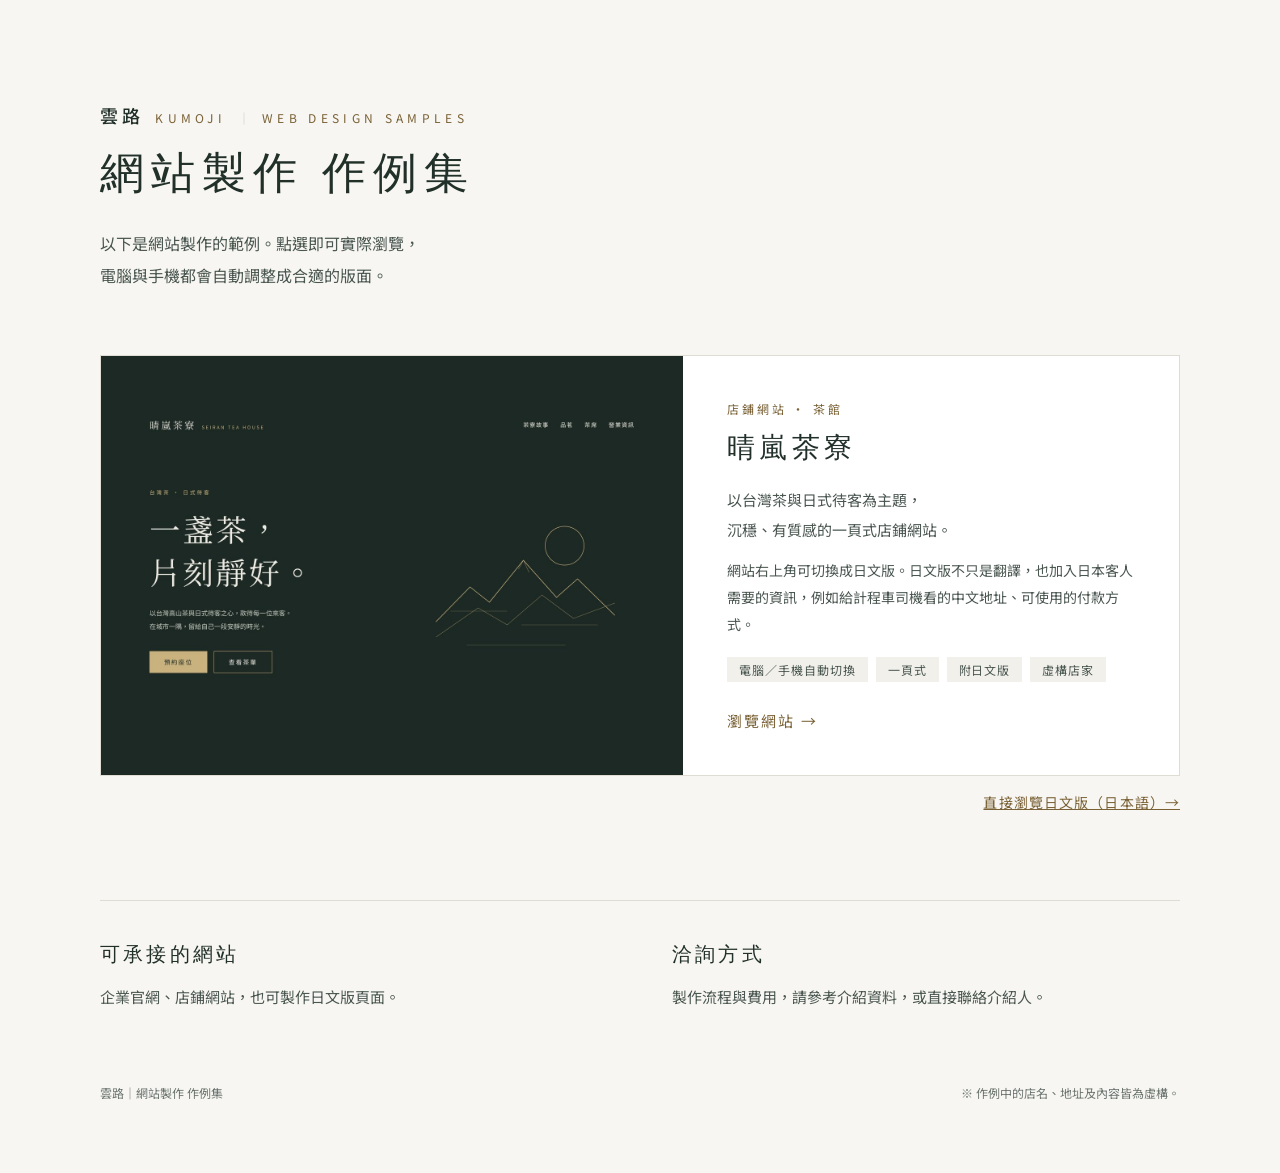
<file: index.html>
<!doctype html>
<html lang="zh-Hant-TW">
<head>
<meta charset="utf-8">
<meta name="viewport" content="width=device-width, initial-scale=1">
<meta name="robots" content="noindex, nofollow">
<title>網站製作 作例集｜雲路</title>
<meta name="description" content="雲路（Kumoji）網站製作的範例網站一覽">
<link rel="stylesheet" href="https://fonts.googleapis.com/css2?family=Noto+Serif+TC:wght@400;600&amp;family=Noto+Sans+TC:wght@400;500&amp;display=swap">
<style>
body{margin:0;background:#F7F6F2;color:#22302A;font-family:'Noto Sans TC','Noto Sans CJK TC',sans-serif}
a{color:#7A6236}a:hover{color:#5C4A28}
.card{display:flex;flex-wrap:wrap;background:#FFFFFF;border:1px solid #DEDCD3;text-decoration:none;color:inherit;transition:border-color .2s}
.card:hover{border-color:#A3874F}
.card:focus-visible{outline:2px solid #7A6236;outline-offset:4px}
@media (max-width: 480px){.brand-sep{display:none}}
</style>
</head>
<body>
<main style="max-width: 1080px; margin: 0 auto; padding: clamp(56px, 8vw, 104px) clamp(20px, 5vw, 48px) 72px">

<header style="margin-bottom: clamp(40px, 6vw, 64px)">
<p style="margin: 0 0 16px; display: flex; flex-wrap: wrap; align-items: baseline; gap: 4px 12px"><span style="font-size: 18px; font-weight: 500; letter-spacing: 0.2em; color: #22302A">雲路</span><span style="font-size: 12px; letter-spacing: 0.36em; color: #7A6236">KUMOJI</span><span class="brand-sep" aria-hidden="true" style="font-size: 12px; color: #C9C6BA">｜</span><span style="font-size: 12px; letter-spacing: 0.36em; color: #7A6236">WEB DESIGN SAMPLES</span></p>
<h1 style="margin: 0; font-family: 'Noto Serif TC', 'Noto Serif CJK TC', serif; font-weight: 400; font-size: clamp(32px, 4.4vw, 44px); letter-spacing: 0.16em">網站製作 作例集</h1>
<p style="margin: 24px 0 0; font-size: 16px; line-height: 2; color: #4A5650; max-width: 36em"><span style="display: inline-block">以下是網站製作的範例。</span><span style="display: inline-block">點選即可實際瀏覽，</span><span style="display: inline-block">電腦與手機都會自動調整成合適的版面。</span></p>
</header>

<section aria-label="範例網站">
<a class="card" href="seiran/">
<div style="flex: 3 1 420px; min-width: 0; background: #1D2924; display: flex">
<img src="assets/seiran-pc.jpg" alt="晴嵐茶寮範例網站的首頁畫面" width="1440" height="790" style="display: block; width: 100%; height: auto; align-self: center">
</div>
<div style="flex: 2 1 300px; min-width: 0; padding: clamp(28px, 4vw, 44px); display: flex; flex-direction: column; justify-content: center">
<p style="margin: 0 0 12px; font-size: 12px; letter-spacing: 0.24em; color: #7A6236">店鋪網站 ・ 茶館</p>
<h2 style="margin: 0; font-family: 'Noto Serif TC', 'Noto Serif CJK TC', serif; font-weight: 400; font-size: 28px; letter-spacing: 0.16em">晴嵐茶寮</h2>
<p style="margin: 18px 0 0; font-size: 15px; line-height: 2; color: #4A5650"><span style="display: inline-block">以台灣茶與日式待客為主題，</span><span style="display: inline-block">沉穩、有質感的一頁式店鋪網站。</span></p>
<p style="margin: 12px 0 0; font-size: 14px; line-height: 1.9; color: #4A5650">網站右上角可切換成日文版。日文版不只是翻譯，也加入日本客人需要的資訊，例如給計程車司機看的中文地址、可使用的付款方式。</p>
<ul style="margin: 20px 0 0; padding: 0; list-style: none; display: flex; flex-wrap: wrap; gap: 8px">
<li style="font-size: 12px; letter-spacing: 0.08em; padding: 4px 12px; background: #F1F0EB; color: #4A5650">電腦／手機自動切換</li>
<li style="font-size: 12px; letter-spacing: 0.08em; padding: 4px 12px; background: #F1F0EB; color: #4A5650">一頁式</li>
<li style="font-size: 12px; letter-spacing: 0.08em; padding: 4px 12px; background: #F1F0EB; color: #4A5650">附日文版</li>
<li style="font-size: 12px; letter-spacing: 0.08em; padding: 4px 12px; background: #F1F0EB; color: #4A5650">虛構店家</li>
</ul>
<p style="margin: 28px 0 0; font-size: 15px; letter-spacing: 0.14em; color: #7A6236">瀏覽網站 →</p>
</div>
</a>
<p style="margin: 16px 0 0; font-size: 14px; letter-spacing: 0.08em; text-align: right"><a href="seiran/ja/">直接瀏覽日文版（日本語）→</a></p>
</section>

<section style="margin-top: clamp(56px, 8vw, 88px); border-top: 1px solid #DEDCD3; padding-top: 40px; display: flex; flex-wrap: wrap; gap: 32px 64px">
<div style="flex: 1 1 280px; min-width: 0">
<h2 style="margin: 0 0 14px; font-family: 'Noto Serif TC', 'Noto Serif CJK TC', serif; font-weight: 400; font-size: 20px; letter-spacing: 0.16em">可承接的網站</h2>
<p style="margin: 0; font-size: 15px; line-height: 2; color: #4A5650">企業官網、店鋪網站，也可製作日文版頁面。</p>
</div>
<div style="flex: 1 1 280px; min-width: 0">
<h2 style="margin: 0 0 14px; font-family: 'Noto Serif TC', 'Noto Serif CJK TC', serif; font-weight: 400; font-size: 20px; letter-spacing: 0.16em">洽詢方式</h2>
<p style="margin: 0; font-size: 15px; line-height: 2; color: #4A5650">製作流程與費用，請參考介紹資料，或直接聯絡介紹人。</p>
</div>
</section>

<footer style="margin-top: 72px; display: flex; flex-wrap: wrap; justify-content: space-between; gap: 8px 32px; font-size: 12px; color: #6B746F"><span>雲路｜網站製作 作例集</span><span>※ 作例中的店名、地址及內容皆為虛構。</span></footer>
</main>
</body>
</html>
</file>
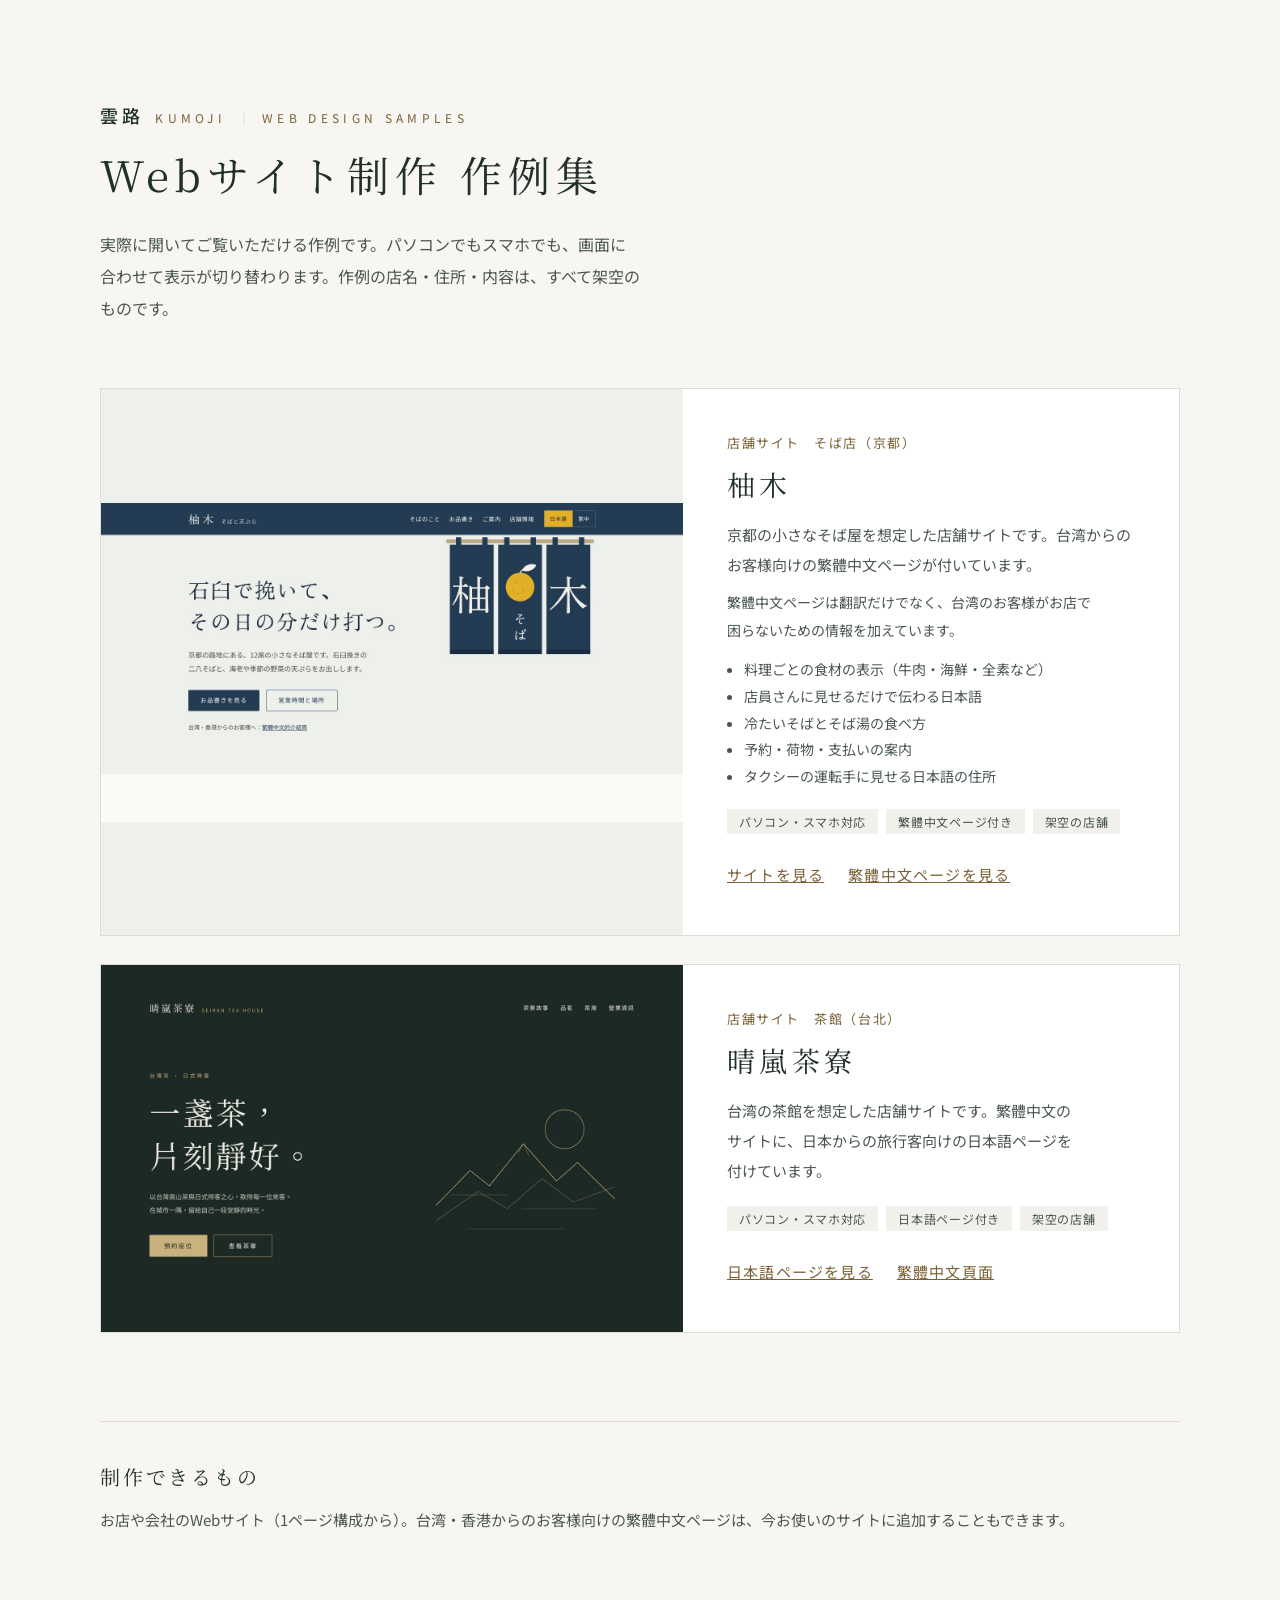
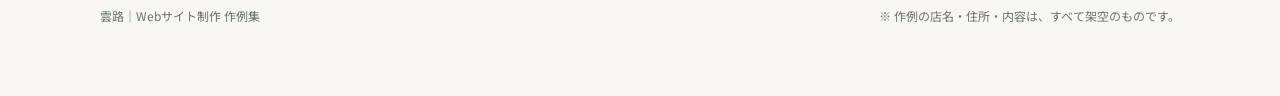
<file: ja/index.html>
<!doctype html>
<html lang="ja">
<head>
<meta charset="utf-8">
<meta name="viewport" content="width=device-width, initial-scale=1">
<meta name="robots" content="noindex, nofollow">
<title>Webサイト制作 作例集｜雲路</title>
<meta name="description" content="雲路（Kumoji）のWebサイト制作の作例一覧">
<link rel="stylesheet" href="https://fonts.googleapis.com/css2?family=Noto+Serif+JP:wght@400;600&amp;family=Noto+Sans+JP:wght@400;500&amp;family=Noto+Sans+TC:wght@400&amp;display=swap">
<style>
body{margin:0;background:#F7F6F2;color:#22302A;font-family:'Noto Sans JP','Noto Sans CJK JP',sans-serif;line-break:strict;word-break:auto-phrase}
a{color:#7A6236}a:hover{color:#5C4A28}
a:focus-visible{outline:2px solid #7A6236;outline-offset:4px}
.serif{font-family:'Noto Serif JP','Noto Serif CJK JP',serif;font-weight:400}
.card{display:flex;flex-wrap:wrap;background:#FFFFFF;border:1px solid #DEDCD3}
.card + .card{margin-top:28px}
.card-img{flex:3 1 420px;min-width:0;display:flex}
.card-img a{display:flex;width:100%}
.card-img img{display:block;width:100%;height:auto;align-self:center}
.card-body{flex:2 1 300px;min-width:0;padding:clamp(28px,4vw,44px);display:flex;flex-direction:column;justify-content:center}
.kind{margin:0 0 12px;font-size:13px;letter-spacing:.12em;color:#7A6236}
.card h2{margin:0;font-size:28px;letter-spacing:.16em}
.desc{margin:16px 0 0;font-size:15px;line-height:2;color:#4A5650}
.adds{margin:12px 0 0;padding-left:1.2em;font-size:14px;line-height:1.9;color:#4A5650}
.tags{margin:20px 0 0;padding:0;list-style:none;display:flex;flex-wrap:wrap;gap:8px}
.tags li{font-size:12px;letter-spacing:.06em;padding:4px 12px;background:#F1F0EB;color:#4A5650}
.links{margin:24px 0 0;display:flex;flex-wrap:wrap;gap:8px 24px;font-size:15px;letter-spacing:.08em}
.links a{display:inline-block;padding:6px 0}
.tc{font-family:'Noto Sans TC','Noto Sans CJK TC',sans-serif}
@media (max-width:480px){.brand-sep{display:none}}
</style>
</head>
<body>
<main style="max-width: 1080px; margin: 0 auto; padding: clamp(56px, 8vw, 104px) clamp(20px, 5vw, 48px) 72px">

<header style="margin-bottom: clamp(40px, 6vw, 64px)">
<p style="margin: 0 0 16px; display: flex; flex-wrap: wrap; align-items: baseline; gap: 4px 12px"><span style="font-size: 18px; font-weight: 500; letter-spacing: 0.2em; color: #22302A">雲路</span><span style="font-size: 12px; letter-spacing: 0.36em; color: #7A6236">KUMOJI</span><span class="brand-sep" aria-hidden="true" style="font-size: 12px; color: #C9C6BA">｜</span><span style="font-size: 12px; letter-spacing: 0.36em; color: #7A6236">WEB DESIGN SAMPLES</span></p>
<h1 class="serif" style="margin: 0; font-size: clamp(30px, 4.2vw, 42px); letter-spacing: 0.14em">Webサイト制作 作例集</h1>
<p style="margin: 24px 0 0; font-size: 16px; line-height: 2; color: #4A5650; max-width: 36em">実際に開いてご覧いただける作例です。パソコンでもスマホでも、画面に合わせて表示が切り替わります。作例の店名・住所・内容は、すべて架空のものです。</p>
</header>

<section aria-label="作例">
<article class="card">
<div class="card-img" style="background: #EEF0EC"><a href="../yunoki/" tabindex="-1" aria-hidden="true"><img src="../assets/yunoki-pc.jpg" alt="" width="1440" height="790"></a></div>
<div class="card-body">
<p class="kind">店舗サイト　そば店（京都）</p>
<h2 class="serif">柚木</h2>
<p class="desc">京都の小さなそば屋を想定した店舗サイトです。台湾からのお客様向けの繁體中文ページが付いています。</p>
<p class="desc" style="margin-top: 8px; font-size: 14px">繁體中文ページは翻訳だけでなく、台湾のお客様がお店で困らないための情報を加えています。</p>
<ul class="adds">
<li>料理ごとの食材の表示（牛肉・海鮮・全素など）</li>
<li>店員さんに見せるだけで伝わる日本語</li>
<li>冷たいそばとそば湯の食べ方</li>
<li>予約・荷物・支払いの案内</li>
<li>タクシーの運転手に見せる日本語の住所</li>
</ul>
<ul class="tags">
<li>パソコン・スマホ対応</li>
<li>繁體中文ページ付き</li>
<li>架空の店舗</li>
</ul>
<p class="links"><a href="../yunoki/">サイトを見る</a><a href="../yunoki/zh-tw/">繁體中文ページを見る</a></p>
</div>
</article>

<article class="card">
<div class="card-img" style="background: #1D2924"><a href="../seiran/ja/" tabindex="-1" aria-hidden="true"><img src="../assets/seiran-pc.jpg" alt="" width="1440" height="790"></a></div>
<div class="card-body">
<p class="kind">店舗サイト　茶館（台北）</p>
<h2 class="serif">晴嵐茶寮</h2>
<p class="desc">台湾の茶館を想定した店舗サイトです。繁體中文のサイトに、日本からの旅行客向けの日本語ページを付けています。</p>
<ul class="tags">
<li>パソコン・スマホ対応</li>
<li>日本語ページ付き</li>
<li>架空の店舗</li>
</ul>
<p class="links"><a href="../seiran/ja/">日本語ページを見る</a><a href="../seiran/" class="tc" lang="zh-Hant-TW">繁體中文頁面</a></p>
</div>
</article>
</section>

<section style="margin-top: clamp(56px, 8vw, 88px); border-top: 1px solid #DEDCD3; padding-top: 40px">
<h2 class="serif" style="margin: 0 0 14px; font-size: 20px; letter-spacing: 0.14em">制作できるもの</h2>
<p style="margin: 0; font-size: 15px; line-height: 2; color: #4A5650">お店や会社のWebサイト（1ページ構成から）。台湾・香港からのお客様向けの繁體中文ページは、今お使いのサイトに追加することもできます。</p>
</section>

<footer style="margin-top: 72px; display: flex; flex-wrap: wrap; justify-content: space-between; gap: 8px 32px; font-size: 12px; color: #6B746F"><span>雲路｜Webサイト制作 作例集</span><span>※ 作例の店名・住所・内容は、すべて架空のものです。</span></footer>
</main>
</body>
</html>
</file>
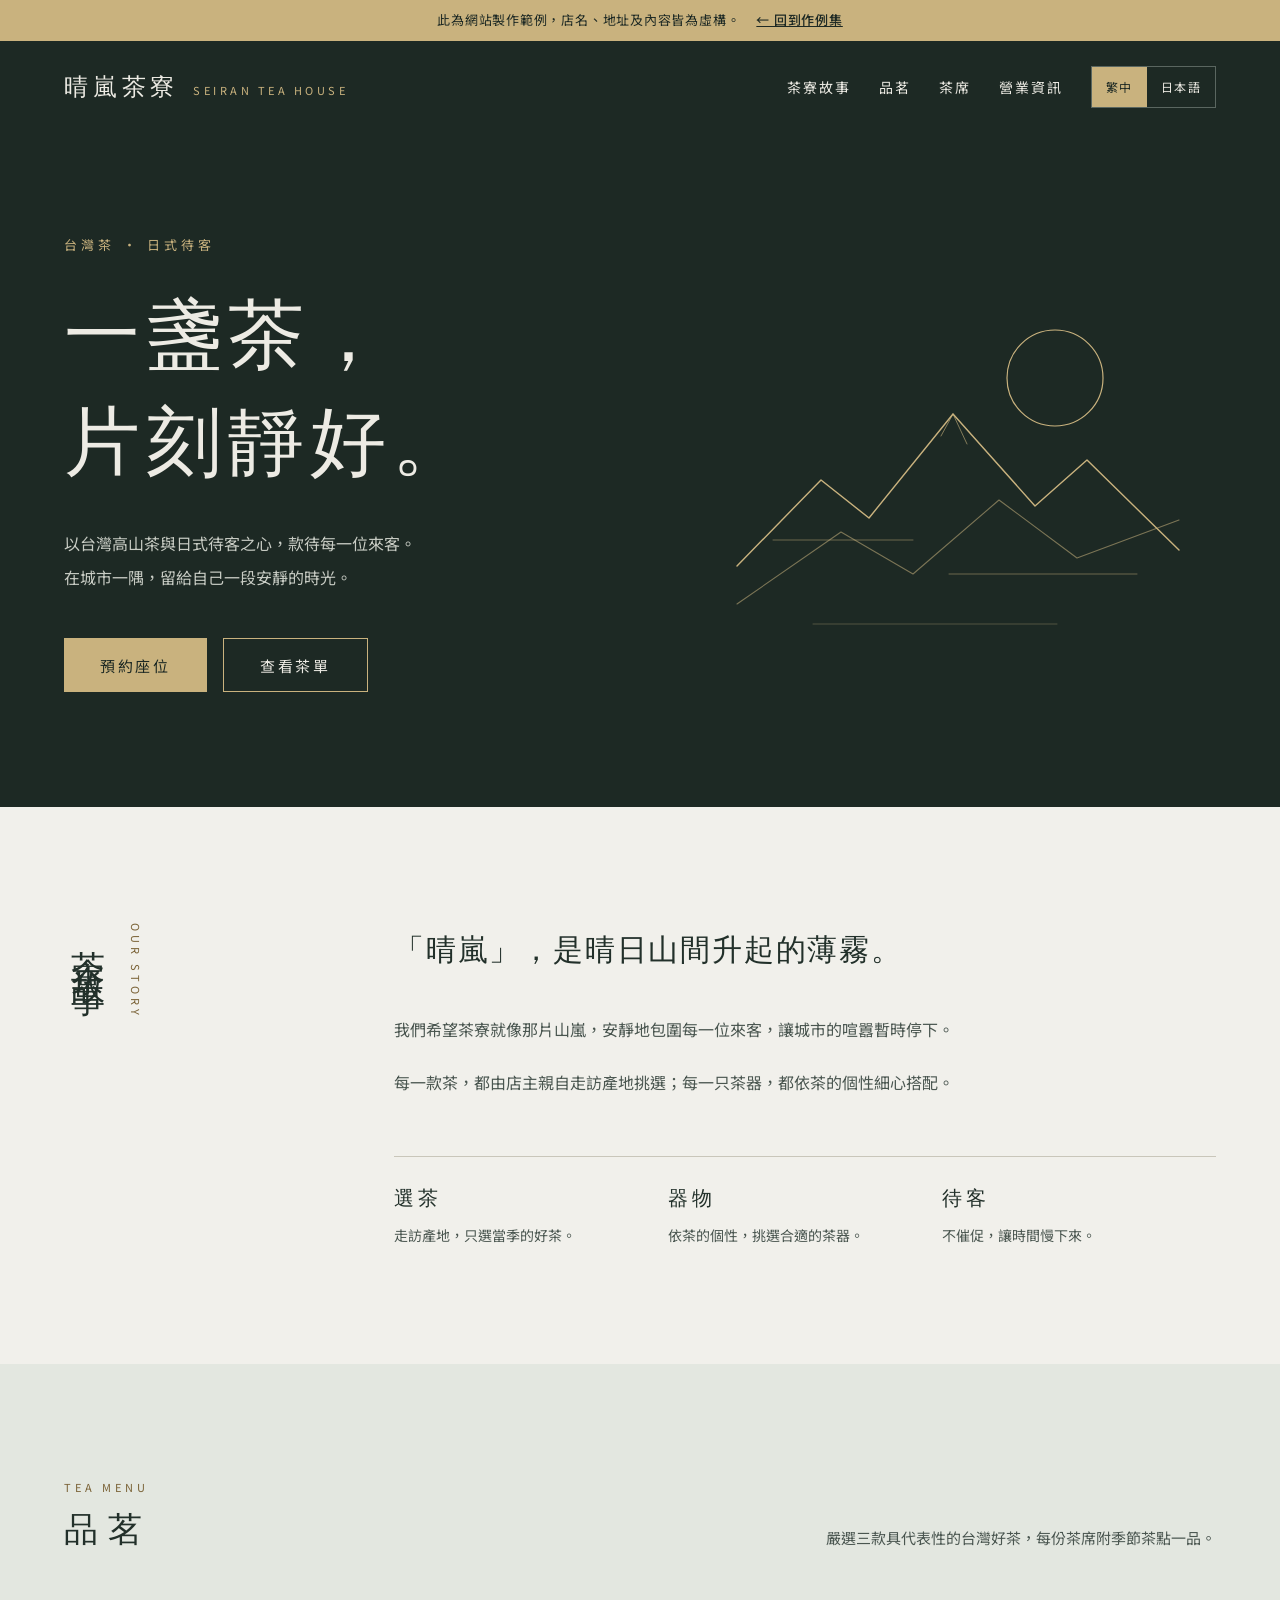
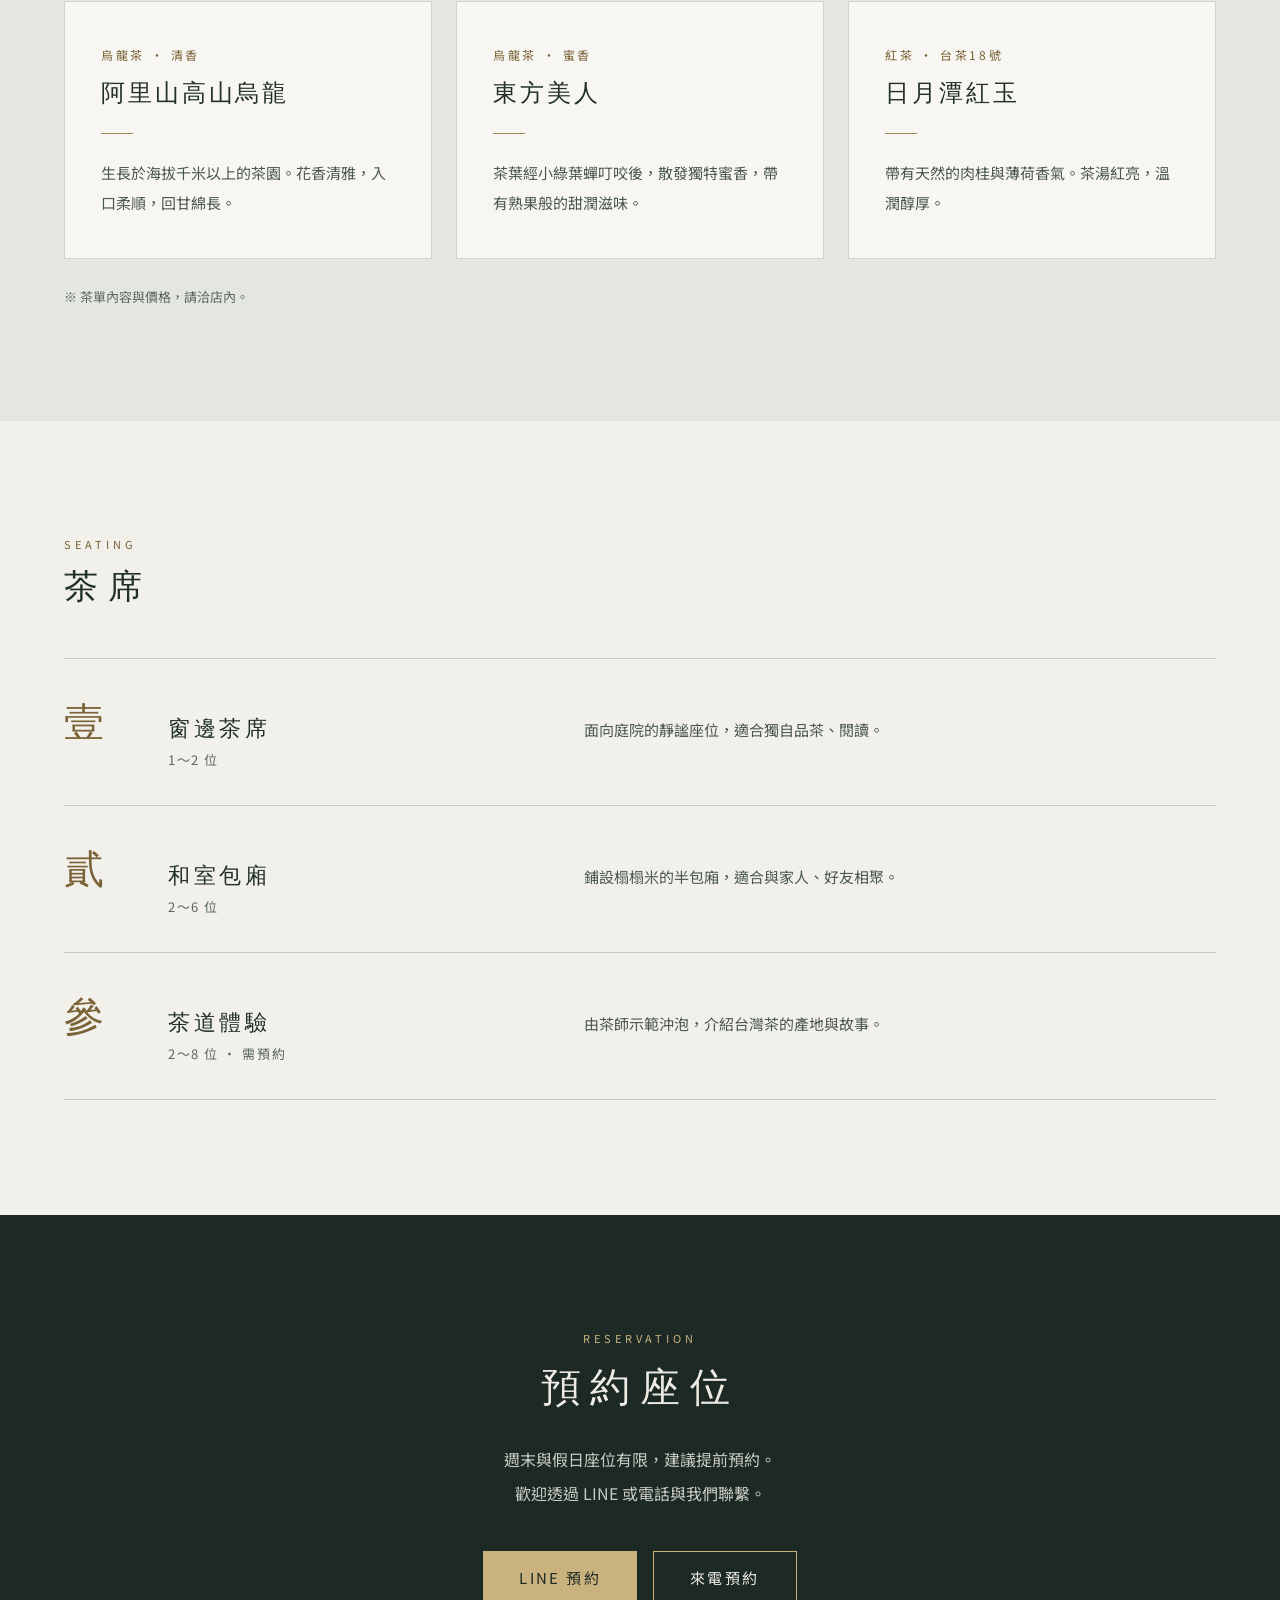
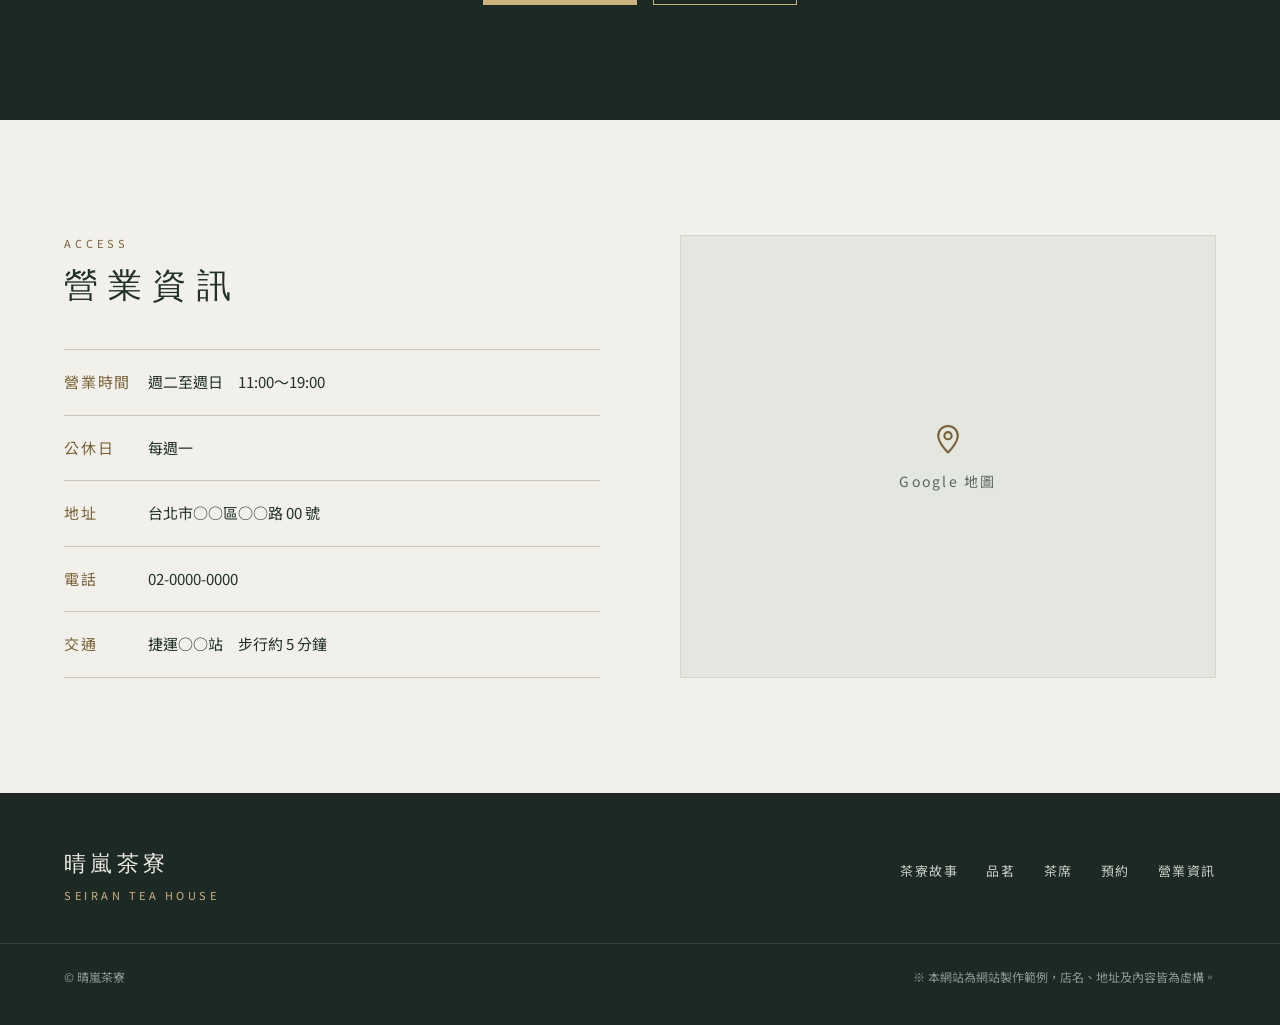
<file: seiran/index.html>
<!doctype html>
<html lang="zh-Hant-TW">
<head>
<meta charset="utf-8"><meta name="viewport" content="width=device-width, initial-scale=1"><meta name="robots" content="noindex, nofollow"><title>晴嵐茶寮｜網站製作範例</title><meta name="description" content="網站製作範例：虛構店家「晴嵐茶寮」">
<link rel="alternate" hreflang="zh-Hant-TW" href="./"><link rel="alternate" hreflang="ja" href="ja/">
<link rel="stylesheet" href="https://fonts.googleapis.com/css2?family=Noto+Serif+TC:wght@400;600&amp;family=Noto+Sans+TC:wght@400;500&amp;family=Noto+Sans+JP:wght@400&amp;display=swap">
<style>
body{margin:0;font-family:'Noto Sans TC','Noto Sans CJK TC',sans-serif;color:#22302A;background:#F1F0EB}
a{color:#7A6236}a:hover{color:#5C4A28}
.lang a:hover{color:#C9B27E}
</style>
<style>html{scroll-behavior:smooth}</style>
</head>
<body>


<div style="min-height: 100vh; background: #F1F0EB; color: #22302A; font-family: 'Noto Sans TC', 'Noto Sans CJK TC', sans-serif">

<div style="background: #C9B27E; color: #1D2924; font-size: 13px; line-height: 1.6; letter-spacing: 0.06em; padding: 10px clamp(20px, 5vw, 64px); display: flex; flex-wrap: wrap; justify-content: center; gap: 4px 16px; text-align: center"><span>此為網站製作範例，店名、地址及內容皆為虛構。</span><a href="../" style="color: #1D2924; font-weight: 500">← 回到作例集</a></div>
<header style="background: #1D2924; color: #EDEBE4">
<div style="max-width: 1200px; margin: 0 auto; padding: 24px clamp(20px, 5vw, 64px); display: flex; flex-wrap: wrap; align-items: center; justify-content: space-between; gap: 16px 32px">
<a href="#top" style="display: flex; flex-wrap: wrap; align-items: baseline; gap: 6px 14px; text-decoration: none; color: #EDEBE4">
<span style="font-family: 'Noto Serif TC', 'Noto Serif CJK TC', serif; font-size: 24px; letter-spacing: 0.2em">晴嵐茶寮</span>
<span style="font-size: 11px; letter-spacing: 0.32em; color: #C9B27E">SEIRAN TEA HOUSE</span>
</a>
<div style="display: flex; flex-wrap: wrap; align-items: center; gap: 8px 28px">
<nav aria-label="主選單" style="display: flex; flex-wrap: wrap; align-items: center; gap: 8px 28px; font-size: 14px; letter-spacing: 0.14em">
<a href="#story" style="color: #EDEBE4; text-decoration: none; padding: 12px 0">茶寮故事</a>
<a href="#menu" style="color: #EDEBE4; text-decoration: none; padding: 12px 0">品茗</a>
<a href="#seats" style="color: #EDEBE4; text-decoration: none; padding: 12px 0">茶席</a>
<a href="#access" style="color: #EDEBE4; text-decoration: none; padding: 12px 0">營業資訊</a>
</nav>
<div class="lang" role="group" aria-label="語言" style="display: flex; border: 1px solid #5A6660; font-size: 12px; letter-spacing: 0.12em">
<span aria-current="page" style="display: inline-flex; align-items: center; min-height: 40px; padding: 0 14px; background: #C9B27E; color: #1D2924">繁中</span>
<a href="ja/" lang="ja" hreflang="ja" style="display: inline-flex; align-items: center; min-height: 40px; padding: 0 14px; color: #EDEBE4; text-decoration: none; font-family: 'Noto Sans JP', 'Noto Sans CJK JP', sans-serif">日本語</a>
</div>
</div>
</div>
</header>

<section id="top" style="background: #1D2924; color: #EDEBE4">
<div style="max-width: 1200px; margin: 0 auto; padding: clamp(48px, 8vw, 112px) clamp(20px, 5vw, 64px) clamp(72px, 9vw, 136px); display: flex; flex-wrap: wrap; align-items: center; gap: 56px">
<div style="flex: 1 1 420px; min-width: 0">
<p style="margin: 0 0 28px; font-size: 13px; letter-spacing: 0.32em; color: #C9B27E">台灣茶 ・ 日式待客</p>
<h1 style="margin: 0; font-family: 'Noto Serif TC', 'Noto Serif CJK TC', serif; font-weight: 400; font-size: clamp(40px, 6vw, 76px); line-height: 1.4; letter-spacing: 0.08em">一盞茶，<br>片刻靜好。</h1>
<p style="margin: 32px 0 0; font-size: 16px; line-height: 2.1; color: #C8CCC4; max-width: 30em"><span style="display: inline-block">以台灣高山茶與日式待客之心，</span><span style="display: inline-block">款待每一位來客。</span><br><span style="display: inline-block">在城市一隅，</span><span style="display: inline-block">留給自己一段安靜的時光。</span></p>
<div style="margin-top: 44px; display: flex; flex-wrap: wrap; gap: 16px">
<a href="#reserve" style="display: inline-flex; align-items: center; justify-content: center; min-height: 52px; padding: 0 36px; background: #C9B27E; color: #1D2924; text-decoration: none; font-size: 15px; letter-spacing: 0.18em">預約座位</a>
<a href="#menu" style="display: inline-flex; align-items: center; justify-content: center; min-height: 52px; padding: 0 36px; border: 1px solid #C9B27E; color: #EDEBE4; text-decoration: none; font-size: 15px; letter-spacing: 0.18em">查看茶單</a>
</div>
</div>
<div style="flex: 1 1 360px; min-width: 0; display: flex; justify-content: center">
<svg viewBox="0 0 480 380" aria-hidden="true" fill="none" stroke="#C9B27E" stroke-linecap="round" stroke-linejoin="round" style="width: 100%; max-width: 480px; height: auto">
<circle cx="338" cy="104" r="48" stroke-width="1.2"></circle>
<path d="M20 292 L104 206 L152 244 L236 140 L318 232 L370 186 L462 276" stroke-width="1.4"></path>
<path d="M20 330 L124 258 L196 300 L282 226 L360 284 L462 246" stroke-width="1.1" stroke-opacity="0.55"></path>
<path d="M56 266 H196" stroke-width="1" stroke-opacity="0.45"></path>
<path d="M232 300 H420" stroke-width="1" stroke-opacity="0.45"></path>
<path d="M96 350 H340" stroke-width="1" stroke-opacity="0.3"></path>
<path d="M236 140 L250 170 M236 140 L224 162" stroke-width="1" stroke-opacity="0.6"></path>
</svg>
</div>
</div>
</section>

<section id="story" style="background: #F1F0EB">
<div style="max-width: 1200px; margin: 0 auto; padding: clamp(72px, 9vw, 136px) clamp(20px, 5vw, 64px); display: flex; flex-wrap: wrap; gap: 40px 96px">
<div style="flex: 0 0 auto; display: flex; gap: 18px; align-items: flex-start">
<h2 style="margin: 0; writing-mode: vertical-rl; font-family: 'Noto Serif TC', 'Noto Serif CJK TC', serif; font-weight: 400; font-size: 34px; letter-spacing: 0.32em; color: #22302A">茶寮故事</h2>
<span style="writing-mode: vertical-rl; font-size: 11px; letter-spacing: 0.36em; color: #7A6236">OUR STORY</span>
</div>
<div style="flex: 1 1 480px; min-width: 0">
<p style="margin: 0 0 36px; font-family: 'Noto Serif TC', 'Noto Serif CJK TC', serif; font-size: clamp(22px, 2.4vw, 30px); line-height: 1.8; letter-spacing: 0.06em"><span style="display: inline-block">「晴嵐」，</span><span style="display: inline-block">是晴日山間升起的薄霧。</span></p>
<p style="margin: 0 0 20px; font-size: 16px; line-height: 2.1; color: #4A5650; max-width: 38em">我們希望茶寮就像那片山嵐，安靜地包圍每一位來客，讓城市的喧囂暫時停下。</p>
<p style="margin: 0; font-size: 16px; line-height: 2.1; color: #4A5650; max-width: 38em">每一款茶，都由店主親自走訪產地挑選；每一只茶器，都依茶的個性細心搭配。</p>
<div style="margin-top: 56px; display: flex; flex-wrap: wrap; border-top: 1px solid #C9C6BA">
<div style="flex: 1 1 200px; padding: 28px 28px 0 0">
<h3 style="margin: 0 0 10px; font-family: 'Noto Serif TC', 'Noto Serif CJK TC', serif; font-weight: 400; font-size: 20px; letter-spacing: 0.2em; color: #22302A">選茶</h3>
<p style="margin: 0; font-size: 14px; line-height: 1.9; color: #4A5650">走訪產地，只選當季的好茶。</p>
</div>
<div style="flex: 1 1 200px; padding: 28px 28px 0 0">
<h3 style="margin: 0 0 10px; font-family: 'Noto Serif TC', 'Noto Serif CJK TC', serif; font-weight: 400; font-size: 20px; letter-spacing: 0.2em; color: #22302A">器物</h3>
<p style="margin: 0; font-size: 14px; line-height: 1.9; color: #4A5650">依茶的個性，挑選合適的茶器。</p>
</div>
<div style="flex: 1 1 200px; padding: 28px 28px 0 0">
<h3 style="margin: 0 0 10px; font-family: 'Noto Serif TC', 'Noto Serif CJK TC', serif; font-weight: 400; font-size: 20px; letter-spacing: 0.2em; color: #22302A">待客</h3>
<p style="margin: 0; font-size: 14px; line-height: 1.9; color: #4A5650">不催促，讓時間慢下來。</p>
</div>
</div>
</div>
</div>
</section>

<section id="menu" style="background: #E3E7E0">
<div style="max-width: 1200px; margin: 0 auto; padding: clamp(72px, 9vw, 128px) clamp(20px, 5vw, 64px)">
<div style="display: flex; flex-wrap: wrap; align-items: flex-end; justify-content: space-between; gap: 16px 48px; margin-bottom: 48px">
<div>
<p style="margin: 0 0 12px; font-size: 11px; letter-spacing: 0.36em; color: #7A6236">TEA MENU</p>
<h2 style="margin: 0; font-family: 'Noto Serif TC', 'Noto Serif CJK TC', serif; font-weight: 400; font-size: 34px; letter-spacing: 0.3em">品茗</h2>
</div>
<p style="margin: 0; font-size: 15px; line-height: 2; color: #4A5650; max-width: 28em"><span style="display: inline-block">嚴選三款具代表性的台灣好茶，</span><span style="display: inline-block">每份茶席附季節茶點一品。</span></p>
</div>
<div style="display: flex; flex-wrap: wrap; gap: 24px">
<article style="flex: 1 1 280px; min-width: 0; background: #F7F6F2; border: 1px solid #D3D6CD; padding: 44px 36px 40px">
<p style="margin: 0 0 14px; font-size: 12px; letter-spacing: 0.22em; color: #7A6236">烏龍茶 ・ 清香</p>
<h3 style="margin: 0; font-family: 'Noto Serif TC', 'Noto Serif CJK TC', serif; font-weight: 400; font-size: 24px; letter-spacing: 0.12em">阿里山高山烏龍</h3>
<div style="width: 32px; height: 1px; background: #A3874F; margin: 24px 0"></div>
<p style="margin: 0; font-size: 15px; line-height: 2; color: #4A5650">生長於海拔千米以上的茶園。花香清雅，入口柔順，回甘綿長。</p>
</article>
<article style="flex: 1 1 280px; min-width: 0; background: #F7F6F2; border: 1px solid #D3D6CD; padding: 44px 36px 40px">
<p style="margin: 0 0 14px; font-size: 12px; letter-spacing: 0.22em; color: #7A6236">烏龍茶 ・ 蜜香</p>
<h3 style="margin: 0; font-family: 'Noto Serif TC', 'Noto Serif CJK TC', serif; font-weight: 400; font-size: 24px; letter-spacing: 0.12em">東方美人</h3>
<div style="width: 32px; height: 1px; background: #A3874F; margin: 24px 0"></div>
<p style="margin: 0; font-size: 15px; line-height: 2; color: #4A5650">茶葉經小綠葉蟬叮咬後，散發獨特蜜香，帶有熟果般的甜潤滋味。</p>
</article>
<article style="flex: 1 1 280px; min-width: 0; background: #F7F6F2; border: 1px solid #D3D6CD; padding: 44px 36px 40px">
<p style="margin: 0 0 14px; font-size: 12px; letter-spacing: 0.22em; color: #7A6236">紅茶 ・ 台茶18號</p>
<h3 style="margin: 0; font-family: 'Noto Serif TC', 'Noto Serif CJK TC', serif; font-weight: 400; font-size: 24px; letter-spacing: 0.12em">日月潭紅玉</h3>
<div style="width: 32px; height: 1px; background: #A3874F; margin: 24px 0"></div>
<p style="margin: 0; font-size: 15px; line-height: 2; color: #4A5650">帶有天然的肉桂與薄荷香氣。茶湯紅亮，溫潤醇厚。</p>
</article>
</div>
<p style="margin: 28px 0 0; font-size: 13px; color: #5B6660">※ 茶單內容與價格，請洽店內。</p>
</div>
</section>

<section id="seats" style="background: #F1F0EB">
<div style="max-width: 1200px; margin: 0 auto; padding: clamp(72px, 9vw, 128px) clamp(20px, 5vw, 64px)">
<p style="margin: 0 0 12px; font-size: 11px; letter-spacing: 0.36em; color: #7A6236">SEATING</p>
<h2 style="margin: 0 0 48px; font-family: 'Noto Serif TC', 'Noto Serif CJK TC', serif; font-weight: 400; font-size: 34px; letter-spacing: 0.3em">茶席</h2>
<div style="border-top: 1px solid #C9C6BA">
<div style="display: flex; flex-wrap: wrap; align-items: baseline; gap: 12px 40px; padding: 36px 0; border-bottom: 1px solid #C9C6BA">
<span style="flex: 0 0 64px; font-family: 'Noto Serif TC', 'Noto Serif CJK TC', serif; font-size: 40px; color: #7A6236">壹</span>
<div style="flex: 1 1 220px; min-width: 0">
<h3 style="margin: 0 0 6px; font-family: 'Noto Serif TC', 'Noto Serif CJK TC', serif; font-weight: 400; font-size: 22px; letter-spacing: 0.16em">窗邊茶席</h3>
<p style="margin: 0; font-size: 13px; letter-spacing: 0.12em; color: #5B6660">1〜2 位</p>
</div>
<p style="flex: 2 1 320px; min-width: 0; margin: 0; font-size: 15px; line-height: 2; color: #4A5650">面向庭院的靜謐座位，適合獨自品茶、閱讀。</p>
</div>
<div style="display: flex; flex-wrap: wrap; align-items: baseline; gap: 12px 40px; padding: 36px 0; border-bottom: 1px solid #C9C6BA">
<span style="flex: 0 0 64px; font-family: 'Noto Serif TC', 'Noto Serif CJK TC', serif; font-size: 40px; color: #7A6236">貳</span>
<div style="flex: 1 1 220px; min-width: 0">
<h3 style="margin: 0 0 6px; font-family: 'Noto Serif TC', 'Noto Serif CJK TC', serif; font-weight: 400; font-size: 22px; letter-spacing: 0.16em">和室包廂</h3>
<p style="margin: 0; font-size: 13px; letter-spacing: 0.12em; color: #5B6660">2〜6 位</p>
</div>
<p style="flex: 2 1 320px; min-width: 0; margin: 0; font-size: 15px; line-height: 2; color: #4A5650">鋪設榻榻米的半包廂，適合與家人、好友相聚。</p>
</div>
<div style="display: flex; flex-wrap: wrap; align-items: baseline; gap: 12px 40px; padding: 36px 0; border-bottom: 1px solid #C9C6BA">
<span style="flex: 0 0 64px; font-family: 'Noto Serif TC', 'Noto Serif CJK TC', serif; font-size: 40px; color: #7A6236">參</span>
<div style="flex: 1 1 220px; min-width: 0">
<h3 style="margin: 0 0 6px; font-family: 'Noto Serif TC', 'Noto Serif CJK TC', serif; font-weight: 400; font-size: 22px; letter-spacing: 0.16em">茶道體驗</h3>
<p style="margin: 0; font-size: 13px; letter-spacing: 0.12em; color: #5B6660">2〜8 位 ・ 需預約</p>
</div>
<p style="flex: 2 1 320px; min-width: 0; margin: 0; font-size: 15px; line-height: 2; color: #4A5650">由茶師示範沖泡，介紹台灣茶的產地與故事。</p>
</div>
</div>
</div>
</section>

<section id="reserve" style="background: #1D2924; color: #EDEBE4">
<div style="max-width: 880px; margin: 0 auto; padding: clamp(72px, 9vw, 120px) clamp(20px, 5vw, 64px); text-align: center">
<p style="margin: 0 0 14px; font-size: 11px; letter-spacing: 0.36em; color: #C9B27E">RESERVATION</p>
<h2 style="margin: 0; font-family: 'Noto Serif TC', 'Noto Serif CJK TC', serif; font-weight: 400; font-size: clamp(30px, 3.6vw, 40px); letter-spacing: 0.24em">預約座位</h2>
<p style="margin: 28px 0 0; font-size: 16px; line-height: 2.1; color: #C8CCC4">週末與假日座位有限，建議提前預約。<br>歡迎透過 LINE 或電話與我們聯繫。</p>
<div style="margin-top: 40px; display: flex; flex-wrap: wrap; justify-content: center; gap: 16px">
<a href="#access" style="display: inline-flex; align-items: center; justify-content: center; min-height: 52px; padding: 0 36px; background: #C9B27E; color: #1D2924; text-decoration: none; font-size: 15px; letter-spacing: 0.16em">LINE 預約</a>
<a href="#access" style="display: inline-flex; align-items: center; justify-content: center; min-height: 52px; padding: 0 36px; border: 1px solid #C9B27E; color: #EDEBE4; text-decoration: none; font-size: 15px; letter-spacing: 0.16em">來電預約</a>
</div>
</div>
</section>

<section id="access" style="background: #F1F0EB">
<div style="max-width: 1200px; margin: 0 auto; padding: clamp(72px, 9vw, 128px) clamp(20px, 5vw, 64px); display: flex; flex-wrap: wrap; gap: 48px 80px">
<div style="flex: 1 1 380px; min-width: 0">
<p style="margin: 0 0 12px; font-size: 11px; letter-spacing: 0.36em; color: #7A6236">ACCESS</p>
<h2 style="margin: 0 0 40px; font-family: 'Noto Serif TC', 'Noto Serif CJK TC', serif; font-weight: 400; font-size: 34px; letter-spacing: 0.3em">營業資訊</h2>
<dl style="margin: 0; display: grid; grid-template-columns: minmax(84px, auto) minmax(0, 1fr); gap: 0; border-top: 1px solid #C9C6BA; font-size: 15px; line-height: 1.9">
<dt style="padding: 18px 16px 18px 0; border-bottom: 1px solid #C9C6BA; color: #7A6236; letter-spacing: 0.12em">營業時間</dt>
<dd style="margin: 0; padding: 18px 0; border-bottom: 1px solid #C9C6BA">週二至週日　11:00〜19:00</dd>
<dt style="padding: 18px 16px 18px 0; border-bottom: 1px solid #C9C6BA; color: #7A6236; letter-spacing: 0.12em">公休日</dt>
<dd style="margin: 0; padding: 18px 0; border-bottom: 1px solid #C9C6BA">每週一</dd>
<dt style="padding: 18px 16px 18px 0; border-bottom: 1px solid #C9C6BA; color: #7A6236; letter-spacing: 0.12em">地址</dt>
<dd style="margin: 0; padding: 18px 0; border-bottom: 1px solid #C9C6BA">台北市○○區○○路 00 號</dd>
<dt style="padding: 18px 16px 18px 0; border-bottom: 1px solid #C9C6BA; color: #7A6236; letter-spacing: 0.12em">電話</dt>
<dd style="margin: 0; padding: 18px 0; border-bottom: 1px solid #C9C6BA">02-0000-0000</dd>
<dt style="padding: 18px 16px 18px 0; border-bottom: 1px solid #C9C6BA; color: #7A6236; letter-spacing: 0.12em">交通</dt>
<dd style="margin: 0; padding: 18px 0; border-bottom: 1px solid #C9C6BA">捷運○○站　步行約 5 分鐘</dd>
</dl>
</div>
<div style="flex: 1 1 380px; min-width: 0; display: flex">
<div style="flex: 1 1 auto; min-height: 320px; background: #E3E7E0; border: 1px solid #D3D6CD; display: flex; flex-direction: column; align-items: center; justify-content: center; gap: 14px; color: #5B6660">
<svg viewBox="0 0 24 24" aria-hidden="true" fill="none" stroke="#7A6236" stroke-width="1.4" stroke-linecap="round" stroke-linejoin="round" style="width: 36px; height: 36px">
<path d="M12 21s-6.5-6.2-6.5-11.2a6.5 6.5 0 0 1 13 0C18.5 14.8 12 21 12 21z"></path>
<circle cx="12" cy="9.8" r="2.4"></circle>
</svg>
<p style="margin: 0; font-size: 14px; letter-spacing: 0.16em">Google 地圖</p>
</div>
</div>
</div>
</section>

<footer style="background: #1D2924; color: #C8CCC4">
<div style="max-width: 1200px; margin: 0 auto; padding: 56px clamp(20px, 5vw, 64px) 40px; display: flex; flex-wrap: wrap; justify-content: space-between; gap: 24px 48px">
<div>
<p style="margin: 0 0 8px; font-family: 'Noto Serif TC', 'Noto Serif CJK TC', serif; font-size: 22px; letter-spacing: 0.2em; color: #EDEBE4">晴嵐茶寮</p>
<p style="margin: 0; font-size: 11px; letter-spacing: 0.32em; color: #C9B27E">SEIRAN TEA HOUSE</p>
</div>
<nav aria-label="頁尾選單" style="display: flex; flex-wrap: wrap; gap: 8px 28px; font-size: 13px; letter-spacing: 0.12em">
<a href="#story" style="color: #C8CCC4; text-decoration: none; padding: 12px 0">茶寮故事</a>
<a href="#menu" style="color: #C8CCC4; text-decoration: none; padding: 12px 0">品茗</a>
<a href="#seats" style="color: #C8CCC4; text-decoration: none; padding: 12px 0">茶席</a>
<a href="#reserve" style="color: #C8CCC4; text-decoration: none; padding: 12px 0">預約</a>
<a href="#access" style="color: #C8CCC4; text-decoration: none; padding: 12px 0">營業資訊</a>
</nav>
</div>
<div style="max-width: 1200px; margin: 0 auto; padding: 24px clamp(20px, 5vw, 64px) 40px; border-top: 1px solid #34413B; display: flex; flex-wrap: wrap; justify-content: space-between; gap: 8px 32px; font-size: 12px; color: #8E9A93">
<span>© 晴嵐茶寮</span>
<span>※ 本網站為網站製作範例，店名、地址及內容皆為虛構。</span>
</div>
</footer>

</div>

</body>
</html>
</file>
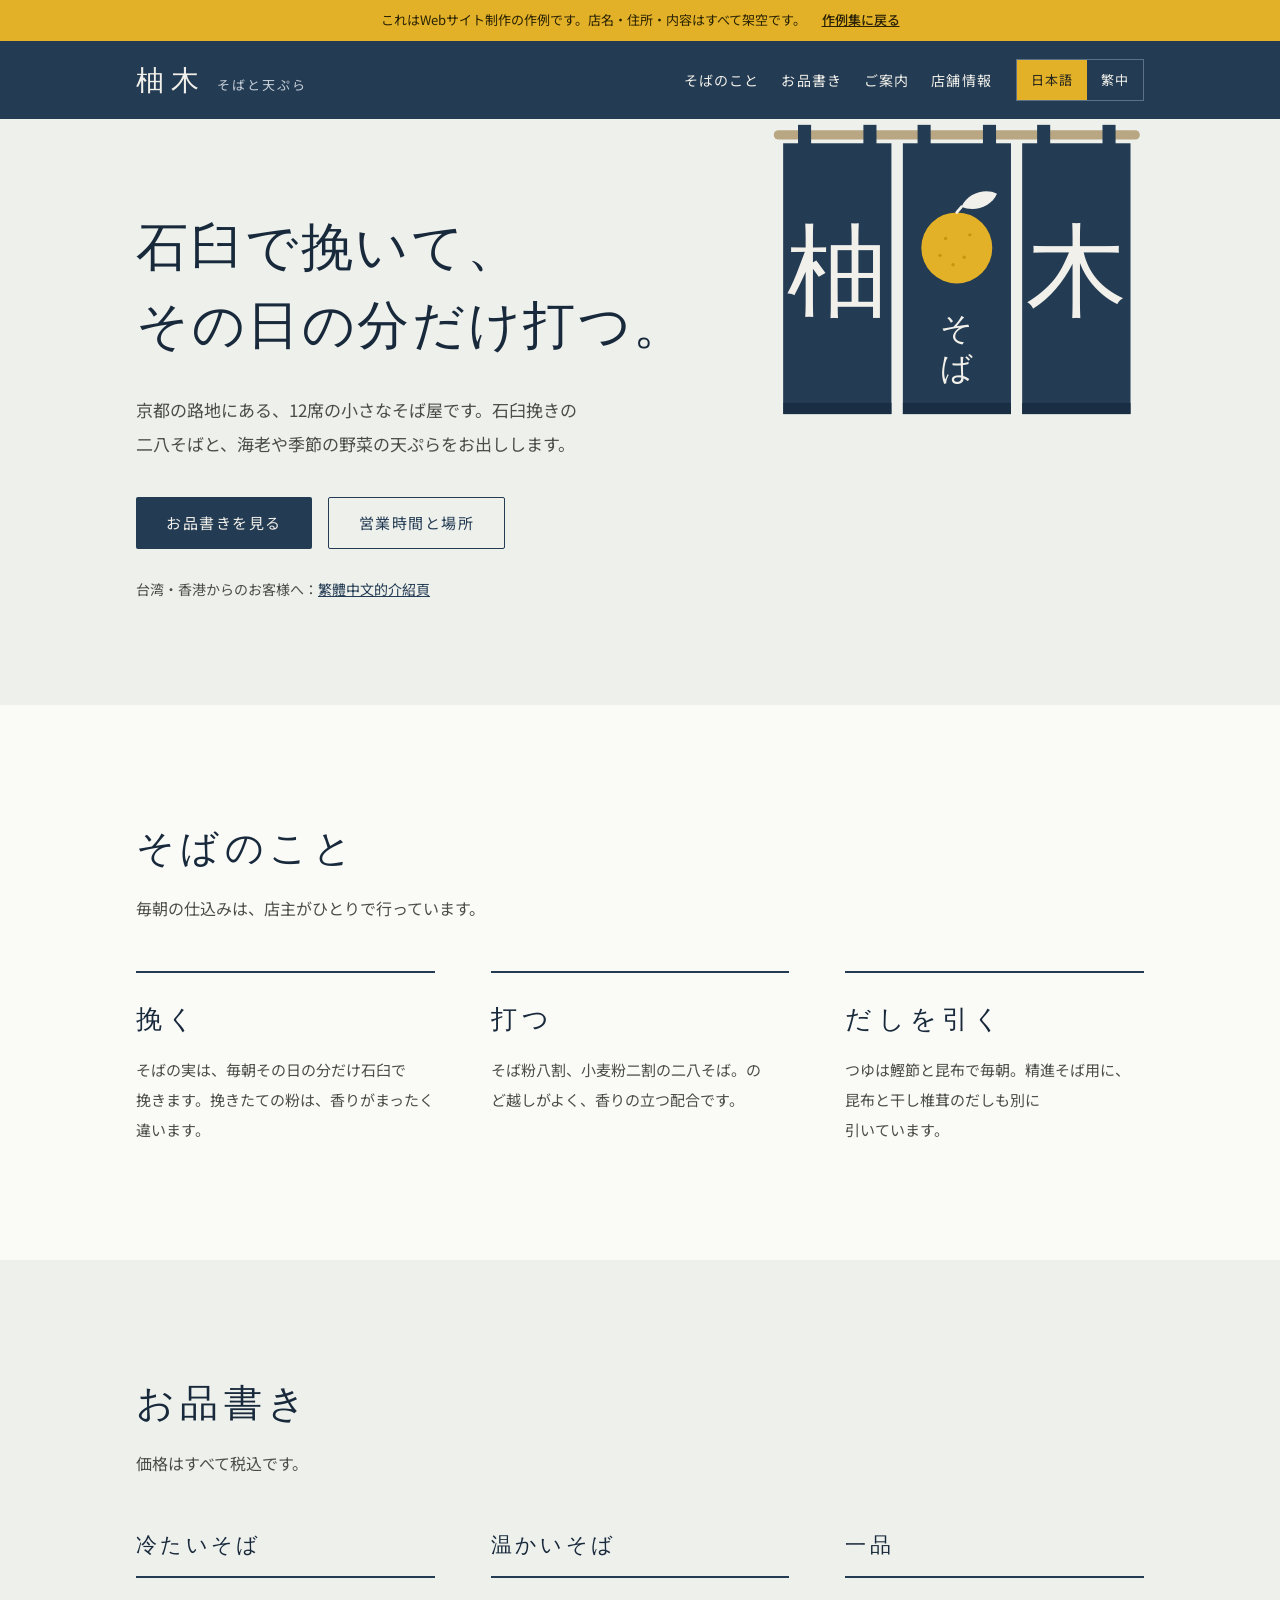
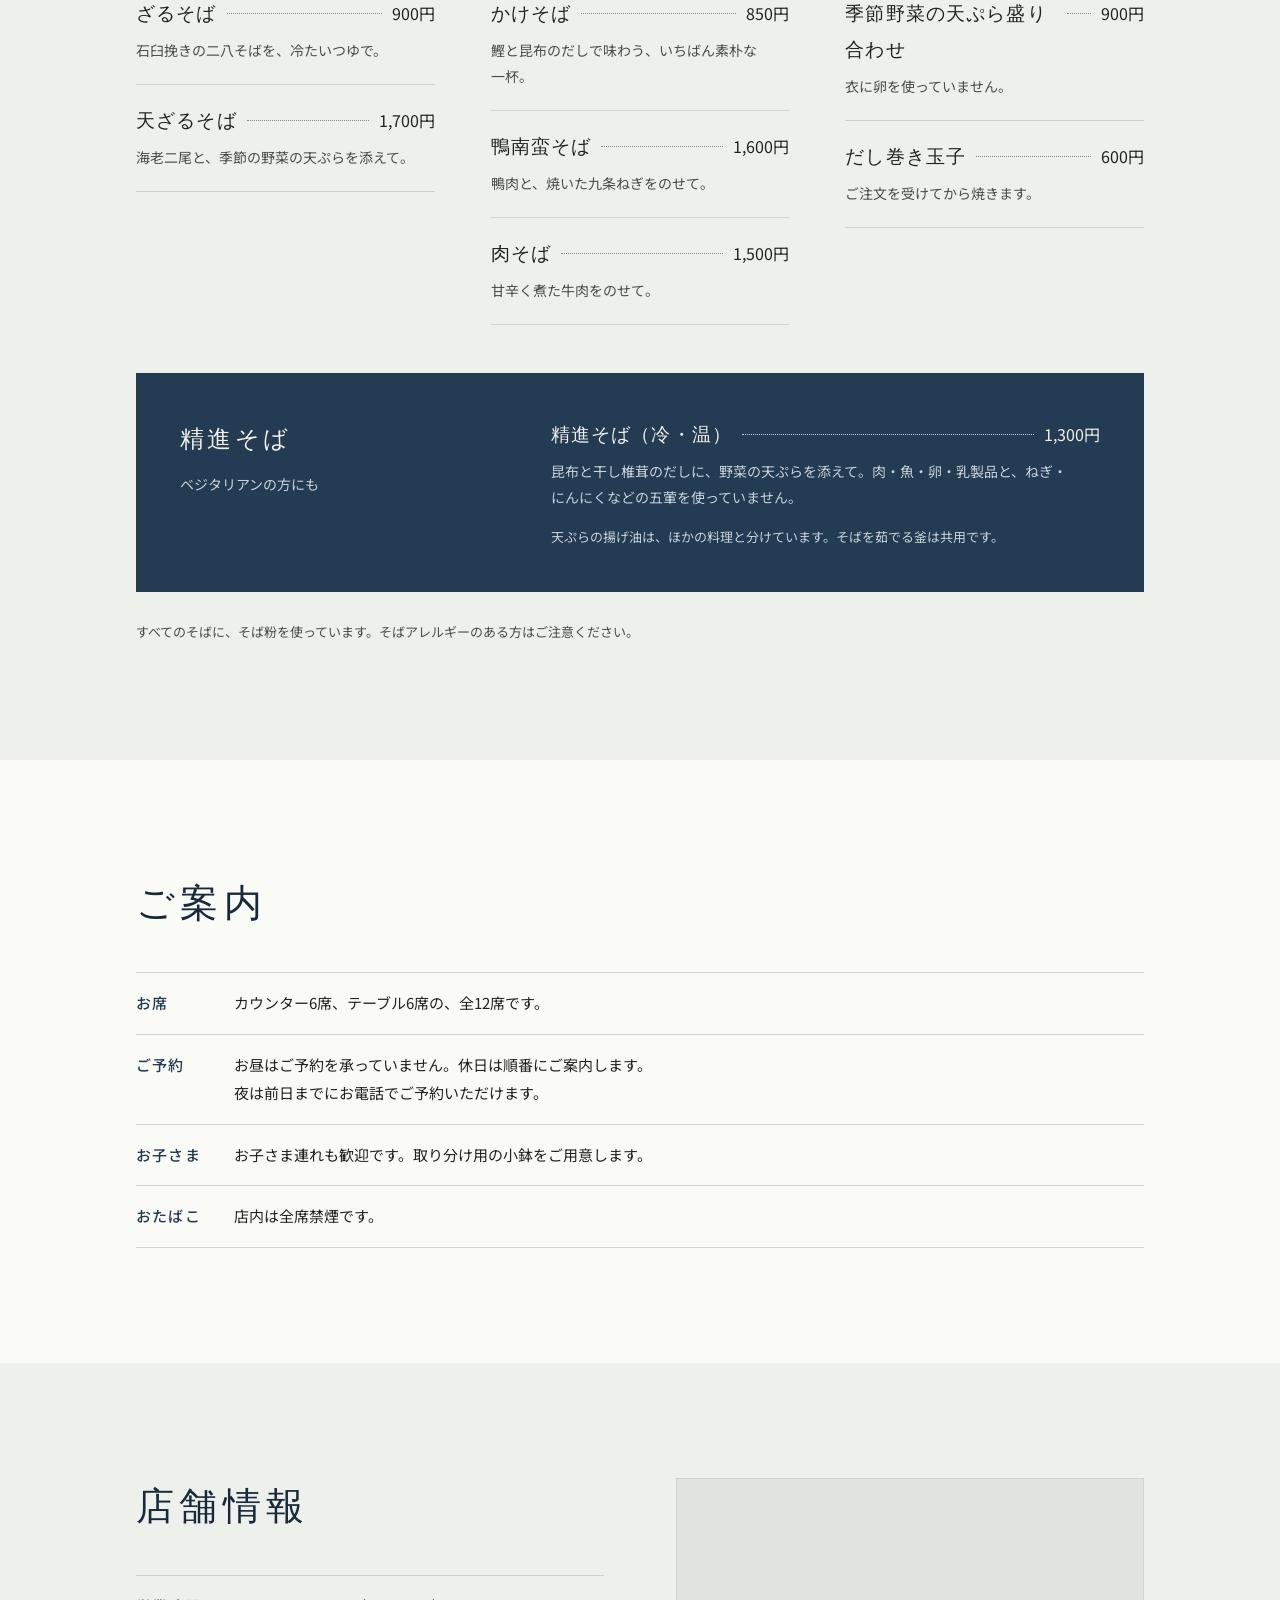
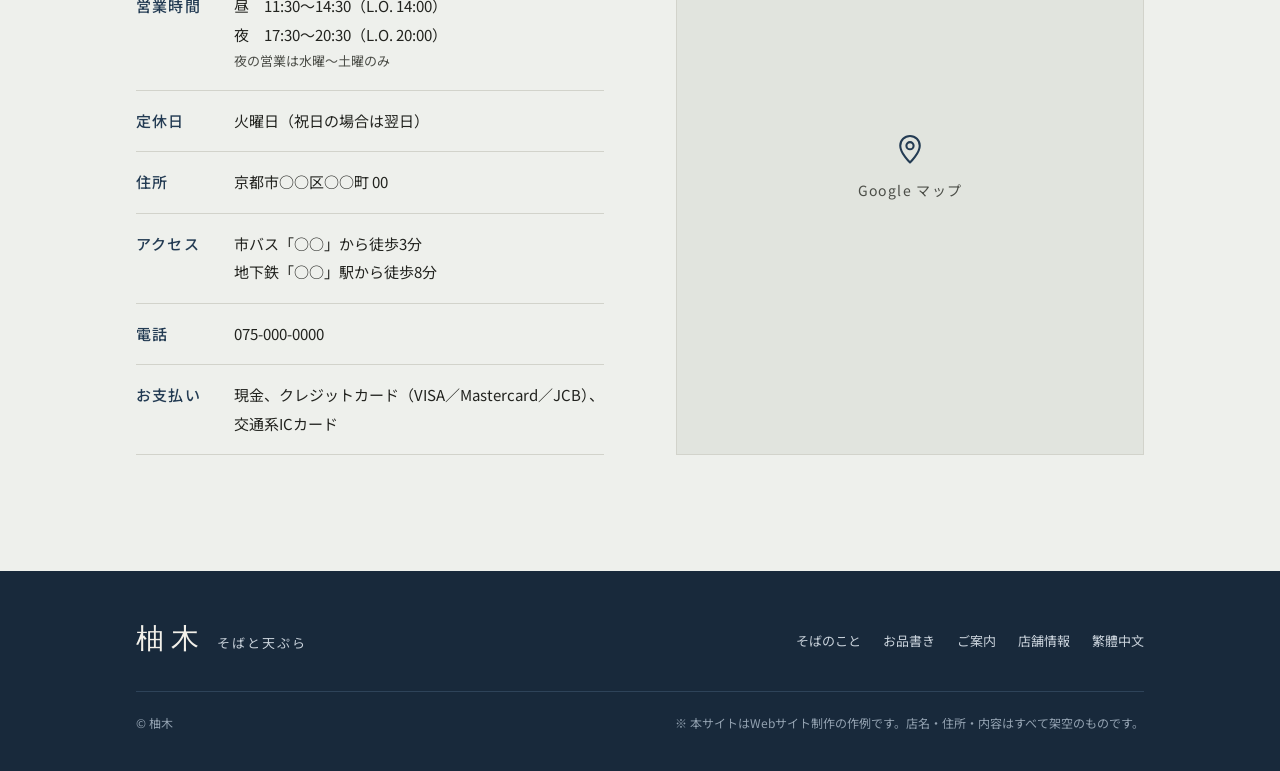
<file: yunoki/index.html>
<!doctype html>
<html lang="ja">
<head>
<meta charset="utf-8">
<meta name="viewport" content="width=device-width, initial-scale=1">
<meta name="robots" content="noindex, nofollow">
<title>柚木 そばと天ぷら｜Webサイト制作の作例</title>
<meta name="description" content="Webサイト制作の作例：架空の店舗「柚木」（京都のそば屋）。台湾からのお客様向けの繁體中文ページ付き。">
<link rel="alternate" hreflang="ja" href="./">
<link rel="alternate" hreflang="zh-Hant-TW" href="zh-tw/">
<link rel="preconnect" href="https://fonts.googleapis.com">
<link rel="preconnect" href="https://fonts.gstatic.com" crossorigin>
<link rel="stylesheet" href="https://fonts.googleapis.com/css2?family=Zen+Old+Mincho:wght@400;700&amp;family=Noto+Sans+JP:wght@400;500&amp;family=Noto+Sans+TC:wght@400&amp;display=swap">
<link rel="stylesheet" href="yunoki.css">
</head>
<body class="ja">

<div class="sample-bar"><span><span class="nowrap">これはWebサイト制作の作例です。</span><span class="nowrap">店名・住所・内容はすべて架空です。</span></span><a href="../ja/">作例集に戻る</a></div>

<header class="site-header">
<div class="wrap">
<a class="logo" href="#top"><span class="logo-name">柚木</span><span class="logo-sub">そばと天ぷら</span></a>
<nav class="site-nav" aria-label="メインメニュー">
<a href="#craft">そばのこと</a>
<a href="#menu">お品書き</a>
<a href="#guide">ご案内</a>
<a href="#access">店舗情報</a>
</nav>
<div class="lang" role="group" aria-label="言語">
<span class="jp" aria-current="page">日本語</span>
<a class="tc" href="zh-tw/" lang="zh-Hant-TW" hreflang="zh-Hant-TW">繁中</a>
</div>
</div>
</header>

<main id="top">
<section class="hero" aria-labelledby="hero-title">
<div class="wrap">
<div class="hero-text">
<h1 id="hero-title"><span class="nowrap">石臼で挽いて、</span><br><span class="nowrap">その日の分だけ打つ。</span></h1>
<p class="hero-lead">京都の路地にある、12席の小さなそば屋です。石臼挽きの二八そばと、海老や季節の野菜の天ぷらをお出しします。</p>
<div class="actions">
<a class="btn btn-primary" href="#menu">お品書きを見る</a>
<a class="btn btn-secondary" href="#access">営業時間と場所</a>
</div>
<p class="hero-visitor">台湾・香港からのお客様へ：<a href="zh-tw/" lang="zh-Hant-TW" hreflang="zh-Hant-TW" style="font-family:'Noto Sans TC','Noto Sans CJK TC',sans-serif">繁體中文的介紹頁</a></p>
</div>
<div class="noren-box">
<svg class="noren" viewBox="0 0 400 330" role="img" aria-label="柚木の暖簾">
<rect x="4" y="12" width="392" height="10" rx="5" fill="#B9A783"/>
<g class="panel panel-1">
<rect x="30" y="6" width="14" height="24" fill="#233B53"/><rect x="100" y="6" width="14" height="24" fill="#233B53"/>
<rect x="14" y="26" width="116" height="290" fill="#233B53"/><rect x="14" y="304" width="116" height="12" fill="#1A2E43"/>
<text x="72" y="200" text-anchor="middle" font-family="'Zen Old Mincho','Noto Serif JP','Noto Serif CJK JP',serif" font-size="108" fill="#F2F0EA">柚</text>
</g>
<g class="panel panel-2">
<rect x="158" y="6" width="14" height="24" fill="#233B53"/><rect x="228" y="6" width="14" height="24" fill="#233B53"/>
<rect x="142" y="26" width="116" height="290" fill="#233B53"/><rect x="142" y="304" width="116" height="12" fill="#1A2E43"/>
<circle cx="200" cy="138" r="38" fill="#E2B127"/>
<circle cx="188" cy="128" r="1.8" fill="#C4950F"/><circle cx="208" cy="148" r="1.8" fill="#C4950F"/><circle cx="196" cy="156" r="1.8" fill="#C4950F"/><circle cx="214" cy="124" r="1.8" fill="#C4950F"/><circle cx="182" cy="146" r="1.8" fill="#C4950F"/>
<path d="M200 100 L205 94" stroke="#F2F0EA" stroke-width="3" stroke-linecap="round"/>
<path d="M205 94 C212 78 232 74 243 80 C237 94 219 100 205 94 Z" fill="#F2F0EA"/>
<text x="200" y="236" text-anchor="middle" font-family="'Zen Old Mincho','Noto Serif JP','Noto Serif CJK JP',serif" font-size="34" fill="#F2F0EA">そ</text>
<text x="200" y="278" text-anchor="middle" font-family="'Zen Old Mincho','Noto Serif JP','Noto Serif CJK JP',serif" font-size="34" fill="#F2F0EA">ば</text>
</g>
<g class="panel panel-3">
<rect x="286" y="6" width="14" height="24" fill="#233B53"/><rect x="356" y="6" width="14" height="24" fill="#233B53"/>
<rect x="270" y="26" width="116" height="290" fill="#233B53"/><rect x="270" y="304" width="116" height="12" fill="#1A2E43"/>
<text x="328" y="200" text-anchor="middle" font-family="'Zen Old Mincho','Noto Serif JP','Noto Serif CJK JP',serif" font-size="108" fill="#F2F0EA">木</text>
</g>
</svg>
</div>
</div>
</section>

<section id="craft" class="section section-paper" aria-labelledby="craft-title">
<div class="wrap">
<h2 id="craft-title">そばのこと</h2>
<p class="section-intro">毎朝の仕込みは、店主がひとりで行っています。</p>
<div class="craft">
<div>
<h3>挽く</h3>
<p>そばの実は、毎朝その日の分だけ石臼で挽きます。挽きたての粉は、香りがまったく違います。</p>
</div>
<div>
<h3>打つ</h3>
<p>そば粉八割、小麦粉二割の二八そば。のど越しがよく、香りの立つ配合です。</p>
</div>
<div>
<h3>だしを引く</h3>
<p>つゆは鰹節と昆布で毎朝。精進そば用に、昆布と干し椎茸のだしも別に引いています。</p>
</div>
</div>
</div>
</section>

<section id="menu" class="section" aria-labelledby="menu-title">
<div class="wrap">
<h2 id="menu-title">お品書き</h2>
<p class="section-intro">価格はすべて税込です。</p>
<div class="menu-groups">
<div class="menu-group">
<h3>冷たいそば</h3>
<ul class="items">
<li class="item"><div class="item-head"><span class="item-name">ざるそば</span><span class="leader" aria-hidden="true"></span><span class="price">900円</span></div><p class="item-desc">石臼挽きの二八そばを、冷たいつゆで。</p></li>
<li class="item"><div class="item-head"><span class="item-name">天ざるそば</span><span class="leader" aria-hidden="true"></span><span class="price">1,700円</span></div><p class="item-desc">海老二尾と、季節の野菜の天ぷらを添えて。</p></li>
</ul>
</div>
<div class="menu-group">
<h3>温かいそば</h3>
<ul class="items">
<li class="item"><div class="item-head"><span class="item-name">かけそば</span><span class="leader" aria-hidden="true"></span><span class="price">850円</span></div><p class="item-desc">鰹と昆布のだしで味わう、いちばん素朴な一杯。</p></li>
<li class="item"><div class="item-head"><span class="item-name">鴨南蛮そば</span><span class="leader" aria-hidden="true"></span><span class="price">1,600円</span></div><p class="item-desc">鴨肉と、焼いた九条ねぎをのせて。</p></li>
<li class="item"><div class="item-head"><span class="item-name">肉そば</span><span class="leader" aria-hidden="true"></span><span class="price">1,500円</span></div><p class="item-desc">甘辛く煮た牛肉をのせて。</p></li>
</ul>
</div>
<div class="menu-group">
<h3>一品</h3>
<ul class="items">
<li class="item"><div class="item-head"><span class="item-name">季節野菜の天ぷら盛り合わせ</span><span class="leader" aria-hidden="true"></span><span class="price">900円</span></div><p class="item-desc">衣に卵を使っていません。</p></li>
<li class="item"><div class="item-head"><span class="item-name">だし巻き玉子</span><span class="leader" aria-hidden="true"></span><span class="price">600円</span></div><p class="item-desc">ご注文を受けてから焼きます。</p></li>
</ul>
</div>
</div>

<div class="feature">
<div class="feature-head">
<h3>精進そば</h3>
<p>ベジタリアンの方にも</p>
</div>
<div class="feature-body">
<div class="item"><div class="item-head"><span class="item-name">精進そば<span class="nowrap">（冷・温）</span></span><span class="leader" aria-hidden="true"></span><span class="price">1,300円</span></div><p class="item-desc">昆布と干し椎茸のだしに、野菜の天ぷらを添えて。肉・魚・卵・乳製品と、ねぎ・にんにくなどの五葷を使っていません。</p></div>
<p class="feature-note">天ぷらの揚げ油は、ほかの料理と分けています。そばを茹でる釜は共用です。</p>
</div>
</div>
<p class="note">すべてのそばに、そば粉を使っています。そばアレルギーのある方はご注意ください。</p>
</div>
</section>

<section id="guide" class="section section-paper" aria-labelledby="guide-title">
<div class="wrap">
<h2 id="guide-title">ご案内</h2>
<dl class="info">
<dt>お席</dt><dd>カウンター6席、テーブル6席の、全12席です。</dd>
<dt>ご予約</dt><dd>お昼はご予約を承っていません。休日は順番にご案内します。<br>夜は前日までにお電話でご予約いただけます。</dd>
<dt>お子さま</dt><dd>お子さま連れも歓迎です。取り分け用の小鉢をご用意します。</dd>
<dt>おたばこ</dt><dd>店内は全席禁煙です。</dd>
</dl>
</div>
</section>

<section id="access" class="section" aria-labelledby="access-title">
<div class="wrap access-grid">
<div>
<h2 id="access-title">店舗情報</h2>
<dl class="info">
<dt>営業時間</dt><dd>昼　11:30〜14:30（L.O. 14:00）<br>夜　17:30〜20:30（L.O. 20:00）<span class="sub">夜の営業は水曜〜土曜のみ</span></dd>
<dt>定休日</dt><dd>火曜日（祝日の場合は翌日）</dd>
<dt>住所</dt><dd>京都市○○区○○町 00</dd>
<dt>アクセス</dt><dd>市バス「○○」から徒歩3分<br>地下鉄「○○」駅から徒歩8分</dd>
<dt>電話</dt><dd>075-000-0000</dd>
<dt>お支払い</dt><dd>現金、クレジットカード（VISA／Mastercard／JCB）、交通系ICカード</dd>
</dl>
</div>
<div>
<div class="map">
<svg viewBox="0 0 24 24" aria-hidden="true" fill="none" stroke="#233B53" stroke-width="1.4" stroke-linecap="round" stroke-linejoin="round" width="36" height="36"><path d="M12 21s-6.5-6.2-6.5-11.2a6.5 6.5 0 0 1 13 0C18.5 14.8 12 21 12 21z"/><circle cx="12" cy="9.8" r="2.4"/></svg>
<span>Google マップ</span>
</div>
</div>
</div>
</section>
</main>

<footer class="site-footer">
<div class="wrap">
<div class="footer-top">
<a class="logo" href="#top"><span class="logo-name">柚木</span><span class="logo-sub">そばと天ぷら</span></a>
<nav class="footer-nav" aria-label="フッターメニュー">
<a href="#craft">そばのこと</a>
<a href="#menu">お品書き</a>
<a href="#guide">ご案内</a>
<a href="#access">店舗情報</a>
<a href="zh-tw/" lang="zh-Hant-TW" hreflang="zh-Hant-TW" style="font-family:'Noto Sans TC','Noto Sans CJK TC',sans-serif">繁體中文</a>
</nav>
</div>
<div class="footer-bottom"><span>© 柚木</span><span>※ 本サイトはWebサイト制作の作例です。店名・住所・内容はすべて架空のものです。</span></div>
</div>
</footer>

</body>
</html>
</file>
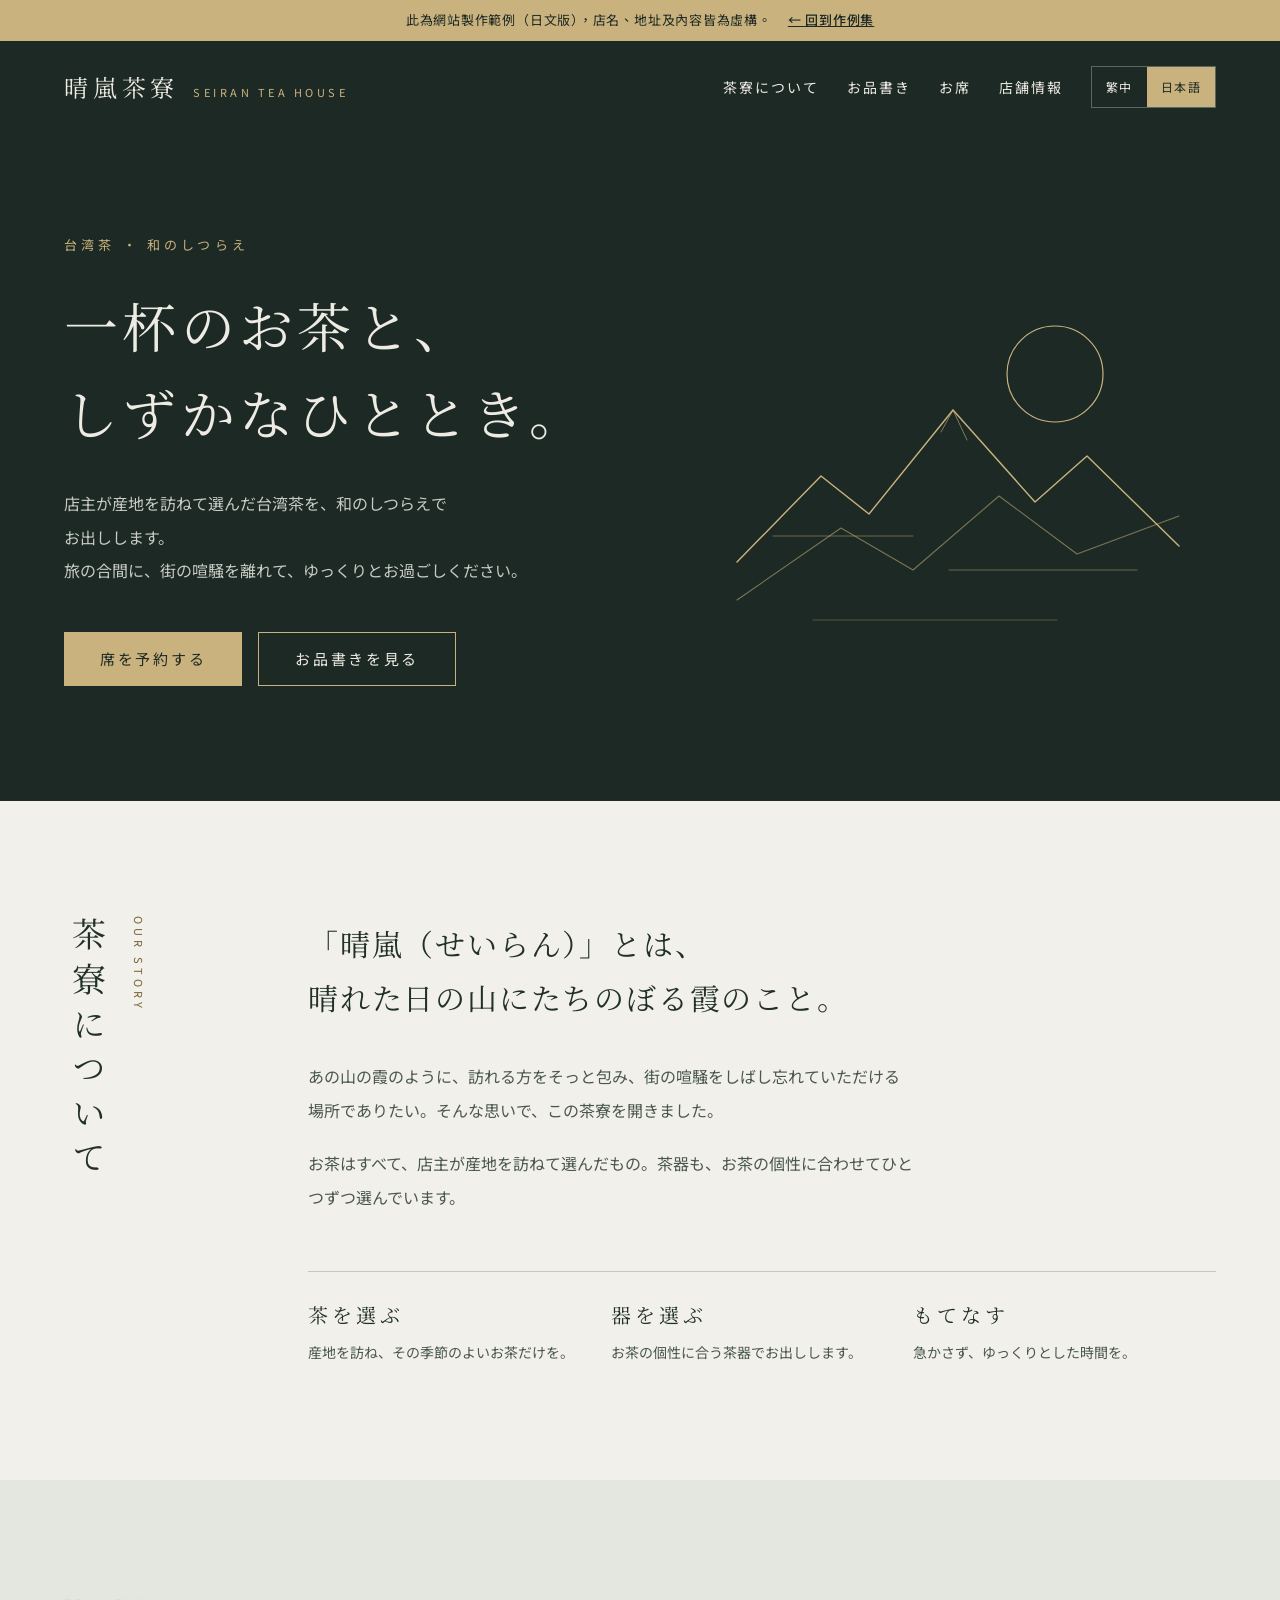
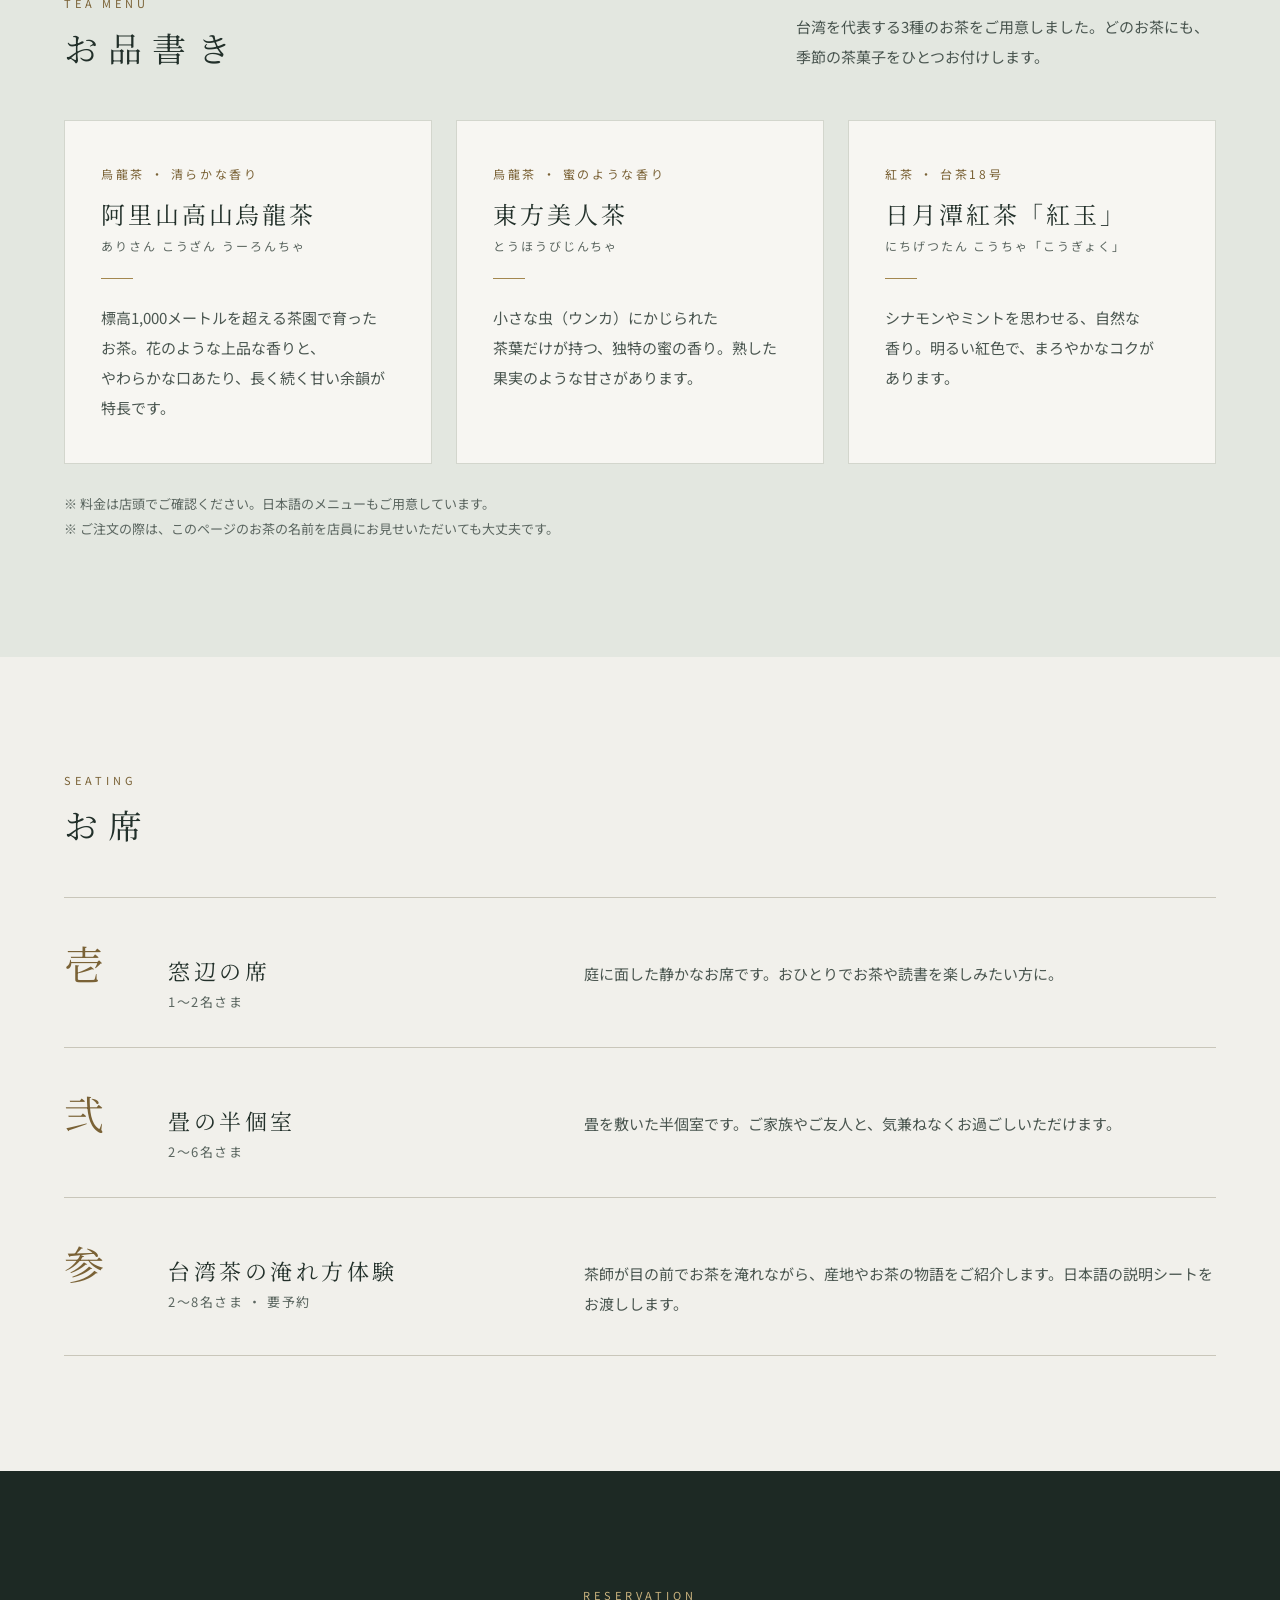
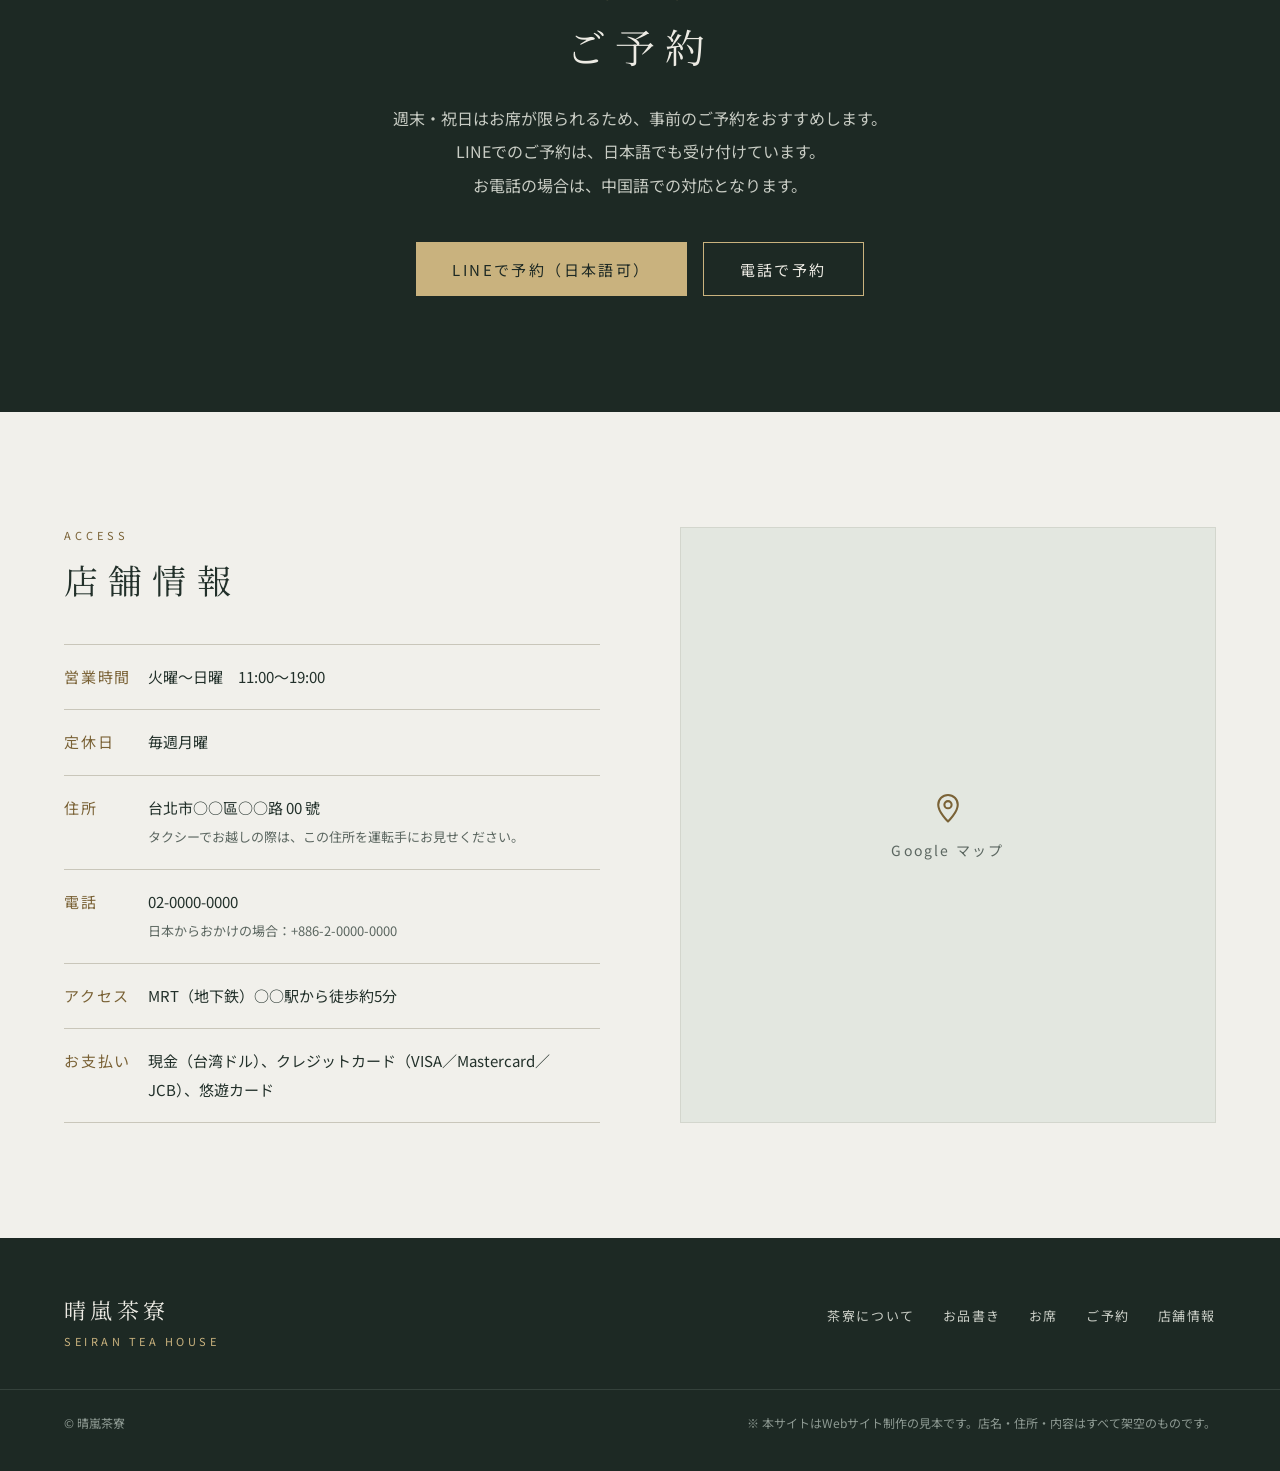
<file: seiran/ja/index.html>
<!doctype html>
<html lang="ja">
<head>
<meta charset="utf-8"><meta name="viewport" content="width=device-width, initial-scale=1"><meta name="robots" content="noindex, nofollow"><title>晴嵐茶寮｜Webサイト制作の見本</title><meta name="description" content="Webサイト制作の見本：架空の店舗「晴嵐茶寮」（日本語版）">
<link rel="alternate" hreflang="zh-Hant-TW" href="../"><link rel="alternate" hreflang="ja" href="./">
<link rel="stylesheet" href="https://fonts.googleapis.com/css2?family=Noto+Serif+JP:wght@400;600&amp;family=Noto+Sans+JP:wght@400;500&amp;family=Noto+Sans+TC:wght@400;500&amp;display=swap">
<style>
body{margin:0;font-family:'Noto Sans JP','Noto Sans CJK JP',sans-serif;color:#22302A;background:#F1F0EB;line-break:strict;word-break:auto-phrase}
a{color:#7A6236}a:hover{color:#5C4A28}
.lang a:hover{color:#C9B27E}
</style>
<style>html{scroll-behavior:smooth}</style>
</head>
<body>


<div style="min-height: 100vh; background: #F1F0EB; color: #22302A; font-family: 'Noto Sans JP', 'Noto Sans CJK JP', sans-serif">

<div lang="zh-Hant-TW" style="background: #C9B27E; color: #1D2924; font-family: 'Noto Sans TC', 'Noto Sans CJK TC', sans-serif; font-size: 13px; line-height: 1.6; letter-spacing: 0.06em; padding: 10px clamp(20px, 5vw, 64px); display: flex; flex-wrap: wrap; justify-content: center; gap: 4px 16px; text-align: center"><span><span style="display: inline-block">此為網站製作範例（日文版），</span><span style="display: inline-block">店名、地址及內容皆為虛構。</span></span><a href="../../" style="color: #1D2924; font-weight: 500">← 回到作例集</a></div>
<header style="background: #1D2924; color: #EDEBE4">
<div style="max-width: 1200px; margin: 0 auto; padding: 24px clamp(20px, 5vw, 64px); display: flex; flex-wrap: wrap; align-items: center; justify-content: space-between; gap: 16px 32px">
<a href="#top" style="display: flex; flex-wrap: wrap; align-items: baseline; gap: 6px 14px; text-decoration: none; color: #EDEBE4">
<span style="font-family: 'Noto Serif JP', 'Noto Serif CJK JP', serif; font-size: 24px; letter-spacing: 0.2em">晴嵐茶寮</span>
<span style="font-size: 11px; letter-spacing: 0.32em; color: #C9B27E">SEIRAN TEA HOUSE</span>
</a>
<div style="display: flex; flex-wrap: wrap; align-items: center; gap: 8px 28px">
<nav aria-label="メインメニュー" style="display: flex; flex-wrap: wrap; align-items: center; gap: 8px 28px; font-size: 14px; letter-spacing: 0.14em">
<a href="#story" style="color: #EDEBE4; text-decoration: none; padding: 12px 0">茶寮について</a>
<a href="#menu" style="color: #EDEBE4; text-decoration: none; padding: 12px 0">お品書き</a>
<a href="#seats" style="color: #EDEBE4; text-decoration: none; padding: 12px 0">お席</a>
<a href="#access" style="color: #EDEBE4; text-decoration: none; padding: 12px 0">店舗情報</a>
</nav>
<div class="lang" role="group" aria-label="言語" style="display: flex; border: 1px solid #5A6660; font-size: 12px; letter-spacing: 0.12em">
<a href="../" lang="zh-Hant-TW" hreflang="zh-Hant-TW" style="display: inline-flex; align-items: center; min-height: 40px; padding: 0 14px; color: #EDEBE4; text-decoration: none; font-family: 'Noto Sans TC', 'Noto Sans CJK TC', sans-serif">繁中</a>
<span aria-current="page" style="display: inline-flex; align-items: center; min-height: 40px; padding: 0 14px; background: #C9B27E; color: #1D2924">日本語</span>
</div>
</div>
</div>
</header>

<section id="top" style="background: #1D2924; color: #EDEBE4">
<div style="max-width: 1200px; margin: 0 auto; padding: clamp(48px, 8vw, 112px) clamp(20px, 5vw, 64px) clamp(72px, 9vw, 136px); display: flex; flex-wrap: wrap; align-items: center; gap: 56px">
<div style="flex: 1 1 420px; min-width: 0">
<p style="margin: 0 0 28px; font-size: 13px; letter-spacing: 0.32em; color: #C9B27E">台湾茶 ・ 和のしつらえ</p>
<h1 style="margin: 0; font-family: 'Noto Serif JP', 'Noto Serif CJK JP', serif; font-weight: 400; font-size: clamp(32px, 4.4vw, 54px); line-height: 1.6; letter-spacing: 0.08em"><span style="display: inline-block">一杯のお茶と、</span><br><span style="display: inline-block">しずかなひととき。</span></h1>
<p style="margin: 32px 0 0; font-size: 16px; line-height: 2.1; color: #C8CCC4; max-width: 30em">店主が産地を訪ねて選んだ台湾茶を、和のしつらえでお出しします。<br>旅の合間に、街の喧騒を離れて、ゆっくりとお過ごしください。</p>
<div style="margin-top: 44px; display: flex; flex-wrap: wrap; gap: 16px">
<a href="#reserve" style="display: inline-flex; align-items: center; justify-content: center; min-height: 52px; padding: 0 36px; background: #C9B27E; color: #1D2924; text-decoration: none; font-size: 15px; letter-spacing: 0.18em">席を予約する</a>
<a href="#menu" style="display: inline-flex; align-items: center; justify-content: center; min-height: 52px; padding: 0 36px; border: 1px solid #C9B27E; color: #EDEBE4; text-decoration: none; font-size: 15px; letter-spacing: 0.18em">お品書きを見る</a>
</div>
</div>
<div style="flex: 1 1 360px; min-width: 0; display: flex; justify-content: center">
<svg viewBox="0 0 480 380" aria-hidden="true" fill="none" stroke="#C9B27E" stroke-linecap="round" stroke-linejoin="round" style="width: 100%; max-width: 480px; height: auto">
<circle cx="338" cy="104" r="48" stroke-width="1.2"></circle>
<path d="M20 292 L104 206 L152 244 L236 140 L318 232 L370 186 L462 276" stroke-width="1.4"></path>
<path d="M20 330 L124 258 L196 300 L282 226 L360 284 L462 246" stroke-width="1.1" stroke-opacity="0.55"></path>
<path d="M56 266 H196" stroke-width="1" stroke-opacity="0.45"></path>
<path d="M232 300 H420" stroke-width="1" stroke-opacity="0.45"></path>
<path d="M96 350 H340" stroke-width="1" stroke-opacity="0.3"></path>
<path d="M236 140 L250 170 M236 140 L224 162" stroke-width="1" stroke-opacity="0.6"></path>
</svg>
</div>
</div>
</section>

<section id="story" style="background: #F1F0EB">
<div style="max-width: 1200px; margin: 0 auto; padding: clamp(72px, 9vw, 136px) clamp(20px, 5vw, 64px); display: flex; flex-wrap: wrap; gap: 40px 96px">
<div style="flex: 0 0 auto; display: flex; gap: 18px; align-items: flex-start">
<h2 style="margin: 0; writing-mode: vertical-rl; font-family: 'Noto Serif JP', 'Noto Serif CJK JP', serif; font-weight: 400; font-size: 34px; letter-spacing: 0.32em; color: #22302A">茶寮について</h2>
<span style="writing-mode: vertical-rl; font-size: 11px; letter-spacing: 0.36em; color: #7A6236">OUR STORY</span>
</div>
<div style="flex: 1 1 480px; min-width: 0">
<p style="margin: 0 0 36px; font-family: 'Noto Serif JP', 'Noto Serif CJK JP', serif; font-size: clamp(22px, 2.4vw, 30px); line-height: 1.8; letter-spacing: 0.06em">「晴嵐（せいらん）」とは、<br>晴れた日の山にたちのぼる霞のこと。</p>
<p style="margin: 0 0 20px; font-size: 16px; line-height: 2.1; color: #4A5650; max-width: 38em">あの山の霞のように、訪れる方をそっと包み、街の喧騒をしばし忘れていただける場所でありたい。そんな思いで、この茶寮を開きました。</p>
<p style="margin: 0; font-size: 16px; line-height: 2.1; color: #4A5650; max-width: 38em">お茶はすべて、店主が産地を訪ねて選んだもの。茶器も、お茶の個性に合わせてひとつずつ選んでいます。</p>
<div style="margin-top: 56px; display: flex; flex-wrap: wrap; border-top: 1px solid #C9C6BA">
<div style="flex: 1 1 200px; padding: 28px 28px 0 0">
<h3 style="margin: 0 0 10px; font-family: 'Noto Serif JP', 'Noto Serif CJK JP', serif; font-weight: 400; font-size: 20px; letter-spacing: 0.2em; color: #22302A">茶を選ぶ</h3>
<p style="margin: 0; font-size: 14px; line-height: 1.9; color: #4A5650">産地を訪ね、その季節のよいお茶だけを。</p>
</div>
<div style="flex: 1 1 200px; padding: 28px 28px 0 0">
<h3 style="margin: 0 0 10px; font-family: 'Noto Serif JP', 'Noto Serif CJK JP', serif; font-weight: 400; font-size: 20px; letter-spacing: 0.2em; color: #22302A">器を選ぶ</h3>
<p style="margin: 0; font-size: 14px; line-height: 1.9; color: #4A5650">お茶の個性に合う茶器でお出しします。</p>
</div>
<div style="flex: 1 1 200px; padding: 28px 28px 0 0">
<h3 style="margin: 0 0 10px; font-family: 'Noto Serif JP', 'Noto Serif CJK JP', serif; font-weight: 400; font-size: 20px; letter-spacing: 0.2em; color: #22302A">もてなす</h3>
<p style="margin: 0; font-size: 14px; line-height: 1.9; color: #4A5650">急かさず、ゆっくりとした時間を。</p>
</div>
</div>
</div>
</div>
</section>

<section id="menu" style="background: #E3E7E0">
<div style="max-width: 1200px; margin: 0 auto; padding: clamp(72px, 9vw, 128px) clamp(20px, 5vw, 64px)">
<div style="display: flex; flex-wrap: wrap; align-items: flex-end; justify-content: space-between; gap: 16px 48px; margin-bottom: 48px">
<div>
<p style="margin: 0 0 12px; font-size: 11px; letter-spacing: 0.36em; color: #7A6236">TEA MENU</p>
<h2 style="margin: 0; font-family: 'Noto Serif JP', 'Noto Serif CJK JP', serif; font-weight: 400; font-size: 34px; letter-spacing: 0.3em">お品書き</h2>
</div>
<p style="margin: 0; font-size: 15px; line-height: 2; color: #4A5650; max-width: 28em">台湾を代表する3種のお茶をご用意しました。どのお茶にも、季節の茶菓子をひとつお付けします。</p>
</div>
<div style="display: flex; flex-wrap: wrap; gap: 24px">
<article style="flex: 1 1 280px; min-width: 0; background: #F7F6F2; border: 1px solid #D3D6CD; padding: 44px 36px 40px">
<p style="margin: 0 0 14px; font-size: 12px; letter-spacing: 0.22em; color: #7A6236">烏龍茶 ・ 清らかな香り</p>
<h3 style="margin: 0; font-family: 'Noto Serif JP', 'Noto Serif CJK JP', serif; font-weight: 400; font-size: 24px; letter-spacing: 0.12em">阿里山高山烏龍茶</h3>
<p style="margin: 6px 0 0; font-size: 12px; letter-spacing: 0.16em; color: #5B6660">ありさん こうざん うーろんちゃ</p>
<div style="width: 32px; height: 1px; background: #A3874F; margin: 24px 0"></div>
<p style="margin: 0; font-size: 15px; line-height: 2; color: #4A5650">標高1,000メートルを超える茶園で育ったお茶。花のような上品な香りと、やわらかな口あたり、長く続く甘い余韻が特長です。</p>
</article>
<article style="flex: 1 1 280px; min-width: 0; background: #F7F6F2; border: 1px solid #D3D6CD; padding: 44px 36px 40px">
<p style="margin: 0 0 14px; font-size: 12px; letter-spacing: 0.22em; color: #7A6236">烏龍茶 ・ 蜜のような香り</p>
<h3 style="margin: 0; font-family: 'Noto Serif JP', 'Noto Serif CJK JP', serif; font-weight: 400; font-size: 24px; letter-spacing: 0.12em">東方美人茶</h3>
<p style="margin: 6px 0 0; font-size: 12px; letter-spacing: 0.16em; color: #5B6660">とうほうびじんちゃ</p>
<div style="width: 32px; height: 1px; background: #A3874F; margin: 24px 0"></div>
<p style="margin: 0; font-size: 15px; line-height: 2; color: #4A5650">小さな虫（ウンカ）にかじられた茶葉だけが持つ、独特の蜜の香り。熟した果実のような甘さがあります。</p>
</article>
<article style="flex: 1 1 280px; min-width: 0; background: #F7F6F2; border: 1px solid #D3D6CD; padding: 44px 36px 40px">
<p style="margin: 0 0 14px; font-size: 12px; letter-spacing: 0.22em; color: #7A6236">紅茶 ・ 台茶18号</p>
<h3 style="margin: 0; font-family: 'Noto Serif JP', 'Noto Serif CJK JP', serif; font-weight: 400; font-size: 24px; letter-spacing: 0.12em">日月潭紅茶「紅玉」</h3>
<p style="margin: 6px 0 0; font-size: 12px; letter-spacing: 0.16em; color: #5B6660">にちげつたん こうちゃ「こうぎょく」</p>
<div style="width: 32px; height: 1px; background: #A3874F; margin: 24px 0"></div>
<p style="margin: 0; font-size: 15px; line-height: 2; color: #4A5650">シナモンやミントを思わせる、自然な香り。明るい紅色で、まろやかなコクがあります。</p>
</article>
</div>
<p style="margin: 28px 0 0; font-size: 13px; line-height: 1.9; color: #5B6660">※ 料金は店頭でご確認ください。日本語のメニューもご用意しています。<br>※ ご注文の際は、このページのお茶の名前を店員にお見せいただいても大丈夫です。</p>
</div>
</section>

<section id="seats" style="background: #F1F0EB">
<div style="max-width: 1200px; margin: 0 auto; padding: clamp(72px, 9vw, 128px) clamp(20px, 5vw, 64px)">
<p style="margin: 0 0 12px; font-size: 11px; letter-spacing: 0.36em; color: #7A6236">SEATING</p>
<h2 style="margin: 0 0 48px; font-family: 'Noto Serif JP', 'Noto Serif CJK JP', serif; font-weight: 400; font-size: 34px; letter-spacing: 0.3em">お席</h2>
<div style="border-top: 1px solid #C9C6BA">
<div style="display: flex; flex-wrap: wrap; align-items: baseline; gap: 12px 40px; padding: 36px 0; border-bottom: 1px solid #C9C6BA">
<span style="flex: 0 0 64px; font-family: 'Noto Serif JP', 'Noto Serif CJK JP', serif; font-size: 40px; color: #7A6236">壱</span>
<div style="flex: 1 1 220px; min-width: 0">
<h3 style="margin: 0 0 6px; font-family: 'Noto Serif JP', 'Noto Serif CJK JP', serif; font-weight: 400; font-size: 22px; letter-spacing: 0.16em">窓辺の席</h3>
<p style="margin: 0; font-size: 13px; letter-spacing: 0.12em; color: #5B6660">1〜2名さま</p>
</div>
<p style="flex: 2 1 320px; min-width: 0; margin: 0; font-size: 15px; line-height: 2; color: #4A5650">庭に面した静かなお席です。おひとりでお茶や読書を楽しみたい方に。</p>
</div>
<div style="display: flex; flex-wrap: wrap; align-items: baseline; gap: 12px 40px; padding: 36px 0; border-bottom: 1px solid #C9C6BA">
<span style="flex: 0 0 64px; font-family: 'Noto Serif JP', 'Noto Serif CJK JP', serif; font-size: 40px; color: #7A6236">弐</span>
<div style="flex: 1 1 220px; min-width: 0">
<h3 style="margin: 0 0 6px; font-family: 'Noto Serif JP', 'Noto Serif CJK JP', serif; font-weight: 400; font-size: 22px; letter-spacing: 0.16em">畳の半個室</h3>
<p style="margin: 0; font-size: 13px; letter-spacing: 0.12em; color: #5B6660">2〜6名さま</p>
</div>
<p style="flex: 2 1 320px; min-width: 0; margin: 0; font-size: 15px; line-height: 2; color: #4A5650">畳を敷いた半個室です。ご家族やご友人と、気兼ねなくお過ごしいただけます。</p>
</div>
<div style="display: flex; flex-wrap: wrap; align-items: baseline; gap: 12px 40px; padding: 36px 0; border-bottom: 1px solid #C9C6BA">
<span style="flex: 0 0 64px; font-family: 'Noto Serif JP', 'Noto Serif CJK JP', serif; font-size: 40px; color: #7A6236">参</span>
<div style="flex: 1 1 220px; min-width: 0">
<h3 style="margin: 0 0 6px; font-family: 'Noto Serif JP', 'Noto Serif CJK JP', serif; font-weight: 400; font-size: 22px; letter-spacing: 0.16em">台湾茶の淹れ方体験</h3>
<p style="margin: 0; font-size: 13px; letter-spacing: 0.12em; color: #5B6660">2〜8名さま ・ 要予約</p>
</div>
<p style="flex: 2 1 320px; min-width: 0; margin: 0; font-size: 15px; line-height: 2; color: #4A5650">茶師が目の前でお茶を淹れながら、産地やお茶の物語をご紹介します。日本語の説明シートをお渡しします。</p>
</div>
</div>
</div>
</section>

<section id="reserve" style="background: #1D2924; color: #EDEBE4">
<div style="max-width: 880px; margin: 0 auto; padding: clamp(72px, 9vw, 120px) clamp(20px, 5vw, 64px); text-align: center">
<p style="margin: 0 0 14px; font-size: 11px; letter-spacing: 0.36em; color: #C9B27E">RESERVATION</p>
<h2 style="margin: 0; font-family: 'Noto Serif JP', 'Noto Serif CJK JP', serif; font-weight: 400; font-size: clamp(30px, 3.6vw, 40px); letter-spacing: 0.24em">ご予約</h2>
<p style="margin: 28px 0 0; font-size: 16px; line-height: 2.1; color: #C8CCC4">週末・祝日はお席が限られるため、事前のご予約をおすすめします。<br>LINEでのご予約は、日本語でも受け付けています。<br>お電話の場合は、中国語での対応となります。</p>
<div style="margin-top: 40px; display: flex; flex-wrap: wrap; justify-content: center; gap: 16px">
<a href="#access" style="display: inline-flex; align-items: center; justify-content: center; min-height: 52px; padding: 0 36px; background: #C9B27E; color: #1D2924; text-decoration: none; font-size: 15px; letter-spacing: 0.16em">LINEで予約（日本語可）</a>
<a href="#access" style="display: inline-flex; align-items: center; justify-content: center; min-height: 52px; padding: 0 36px; border: 1px solid #C9B27E; color: #EDEBE4; text-decoration: none; font-size: 15px; letter-spacing: 0.16em">電話で予約</a>
</div>
</div>
</section>

<section id="access" style="background: #F1F0EB">
<div style="max-width: 1200px; margin: 0 auto; padding: clamp(72px, 9vw, 128px) clamp(20px, 5vw, 64px); display: flex; flex-wrap: wrap; gap: 48px 80px">
<div style="flex: 1 1 380px; min-width: 0">
<p style="margin: 0 0 12px; font-size: 11px; letter-spacing: 0.36em; color: #7A6236">ACCESS</p>
<h2 style="margin: 0 0 40px; font-family: 'Noto Serif JP', 'Noto Serif CJK JP', serif; font-weight: 400; font-size: 34px; letter-spacing: 0.3em">店舗情報</h2>
<dl style="margin: 0; display: grid; grid-template-columns: minmax(84px, auto) minmax(0, 1fr); gap: 0; border-top: 1px solid #C9C6BA; font-size: 15px; line-height: 1.9">
<dt style="padding: 18px 16px 18px 0; border-bottom: 1px solid #C9C6BA; color: #7A6236; letter-spacing: 0.12em">営業時間</dt>
<dd style="margin: 0; padding: 18px 0; border-bottom: 1px solid #C9C6BA">火曜〜日曜　11:00〜19:00</dd>
<dt style="padding: 18px 16px 18px 0; border-bottom: 1px solid #C9C6BA; color: #7A6236; letter-spacing: 0.12em">定休日</dt>
<dd style="margin: 0; padding: 18px 0; border-bottom: 1px solid #C9C6BA">毎週月曜</dd>
<dt style="padding: 18px 16px 18px 0; border-bottom: 1px solid #C9C6BA; color: #7A6236; letter-spacing: 0.12em">住所</dt>
<dd style="margin: 0; padding: 18px 0; border-bottom: 1px solid #C9C6BA"><span lang="zh-Hant-TW" style="font-family: 'Noto Sans TC', 'Noto Sans CJK TC', sans-serif">台北市○○區○○路 00 號</span><br><span style="font-size: 13px; color: #5B6660">タクシーでお越しの際は、この住所を運転手にお見せください。</span></dd>
<dt style="padding: 18px 16px 18px 0; border-bottom: 1px solid #C9C6BA; color: #7A6236; letter-spacing: 0.12em">電話</dt>
<dd style="margin: 0; padding: 18px 0; border-bottom: 1px solid #C9C6BA">02-0000-0000<br><span style="font-size: 13px; color: #5B6660">日本からおかけの場合：+886-2-0000-0000</span></dd>
<dt style="padding: 18px 16px 18px 0; border-bottom: 1px solid #C9C6BA; color: #7A6236; letter-spacing: 0.12em">アクセス</dt>
<dd style="margin: 0; padding: 18px 0; border-bottom: 1px solid #C9C6BA">MRT（地下鉄）○○駅から徒歩約5分</dd>
<dt style="padding: 18px 16px 18px 0; border-bottom: 1px solid #C9C6BA; color: #7A6236; letter-spacing: 0.12em">お支払い</dt>
<dd style="margin: 0; padding: 18px 0; border-bottom: 1px solid #C9C6BA">現金（台湾ドル）、クレジットカード（VISA／Mastercard／JCB）、悠遊カード</dd>
</dl>
</div>
<div style="flex: 1 1 380px; min-width: 0; display: flex">
<div style="flex: 1 1 auto; min-height: 320px; background: #E3E7E0; border: 1px solid #D3D6CD; display: flex; flex-direction: column; align-items: center; justify-content: center; gap: 14px; color: #5B6660">
<svg viewBox="0 0 24 24" aria-hidden="true" fill="none" stroke="#7A6236" stroke-width="1.4" stroke-linecap="round" stroke-linejoin="round" style="width: 36px; height: 36px">
<path d="M12 21s-6.5-6.2-6.5-11.2a6.5 6.5 0 0 1 13 0C18.5 14.8 12 21 12 21z"></path>
<circle cx="12" cy="9.8" r="2.4"></circle>
</svg>
<p style="margin: 0; font-size: 14px; letter-spacing: 0.16em">Google マップ</p>
</div>
</div>
</div>
</section>

<footer style="background: #1D2924; color: #C8CCC4">
<div style="max-width: 1200px; margin: 0 auto; padding: 56px clamp(20px, 5vw, 64px) 40px; display: flex; flex-wrap: wrap; justify-content: space-between; gap: 24px 48px">
<div>
<p style="margin: 0 0 8px; font-family: 'Noto Serif JP', 'Noto Serif CJK JP', serif; font-size: 22px; letter-spacing: 0.2em; color: #EDEBE4">晴嵐茶寮</p>
<p style="margin: 0; font-size: 11px; letter-spacing: 0.32em; color: #C9B27E">SEIRAN TEA HOUSE</p>
</div>
<nav aria-label="フッターメニュー" style="display: flex; flex-wrap: wrap; gap: 8px 28px; font-size: 13px; letter-spacing: 0.12em">
<a href="#story" style="color: #C8CCC4; text-decoration: none; padding: 12px 0">茶寮について</a>
<a href="#menu" style="color: #C8CCC4; text-decoration: none; padding: 12px 0">お品書き</a>
<a href="#seats" style="color: #C8CCC4; text-decoration: none; padding: 12px 0">お席</a>
<a href="#reserve" style="color: #C8CCC4; text-decoration: none; padding: 12px 0">ご予約</a>
<a href="#access" style="color: #C8CCC4; text-decoration: none; padding: 12px 0">店舗情報</a>
</nav>
</div>
<div style="max-width: 1200px; margin: 0 auto; padding: 24px clamp(20px, 5vw, 64px) 40px; border-top: 1px solid #34413B; display: flex; flex-wrap: wrap; justify-content: space-between; gap: 8px 32px; font-size: 12px; color: #8E9A93">
<span>© 晴嵐茶寮</span>
<span>※ 本サイトはWebサイト制作の見本です。店名・住所・内容はすべて架空のものです。</span>
</div>
</footer>

</div>

</body>
</html>
</file>
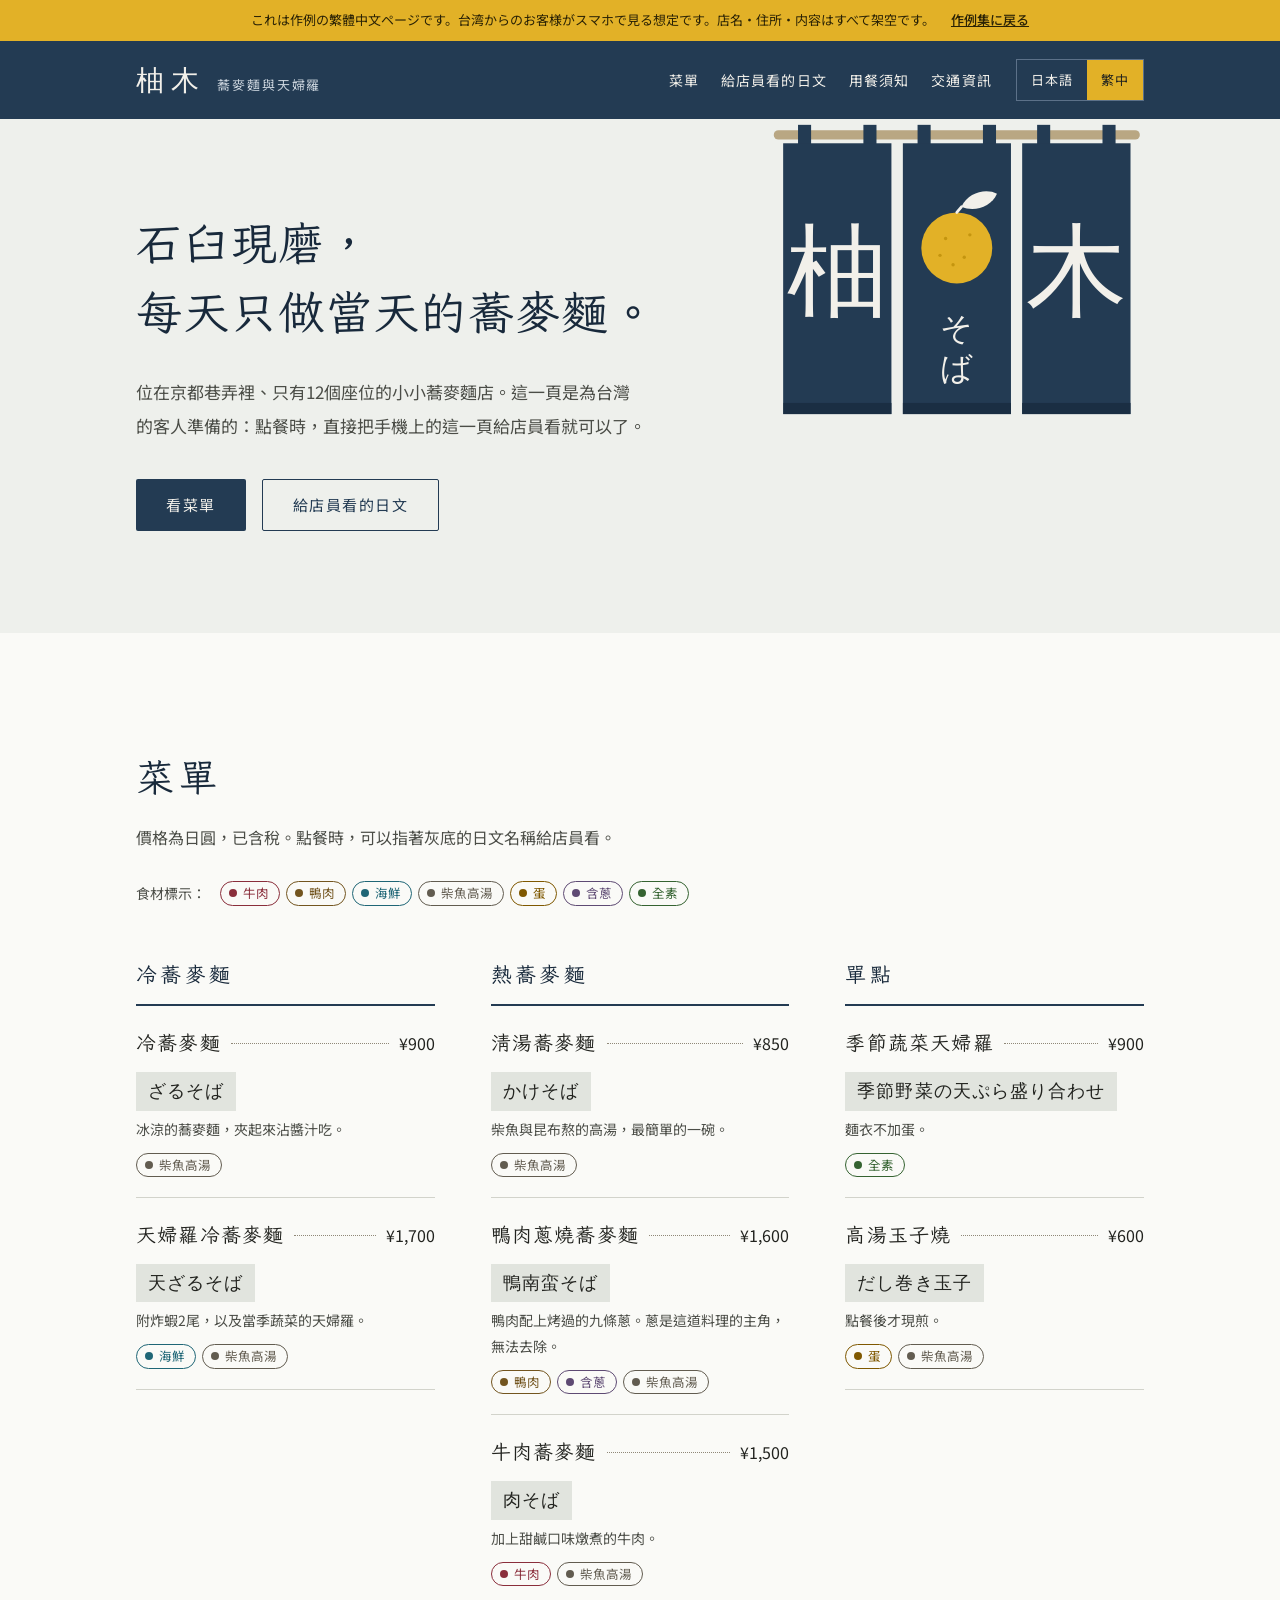
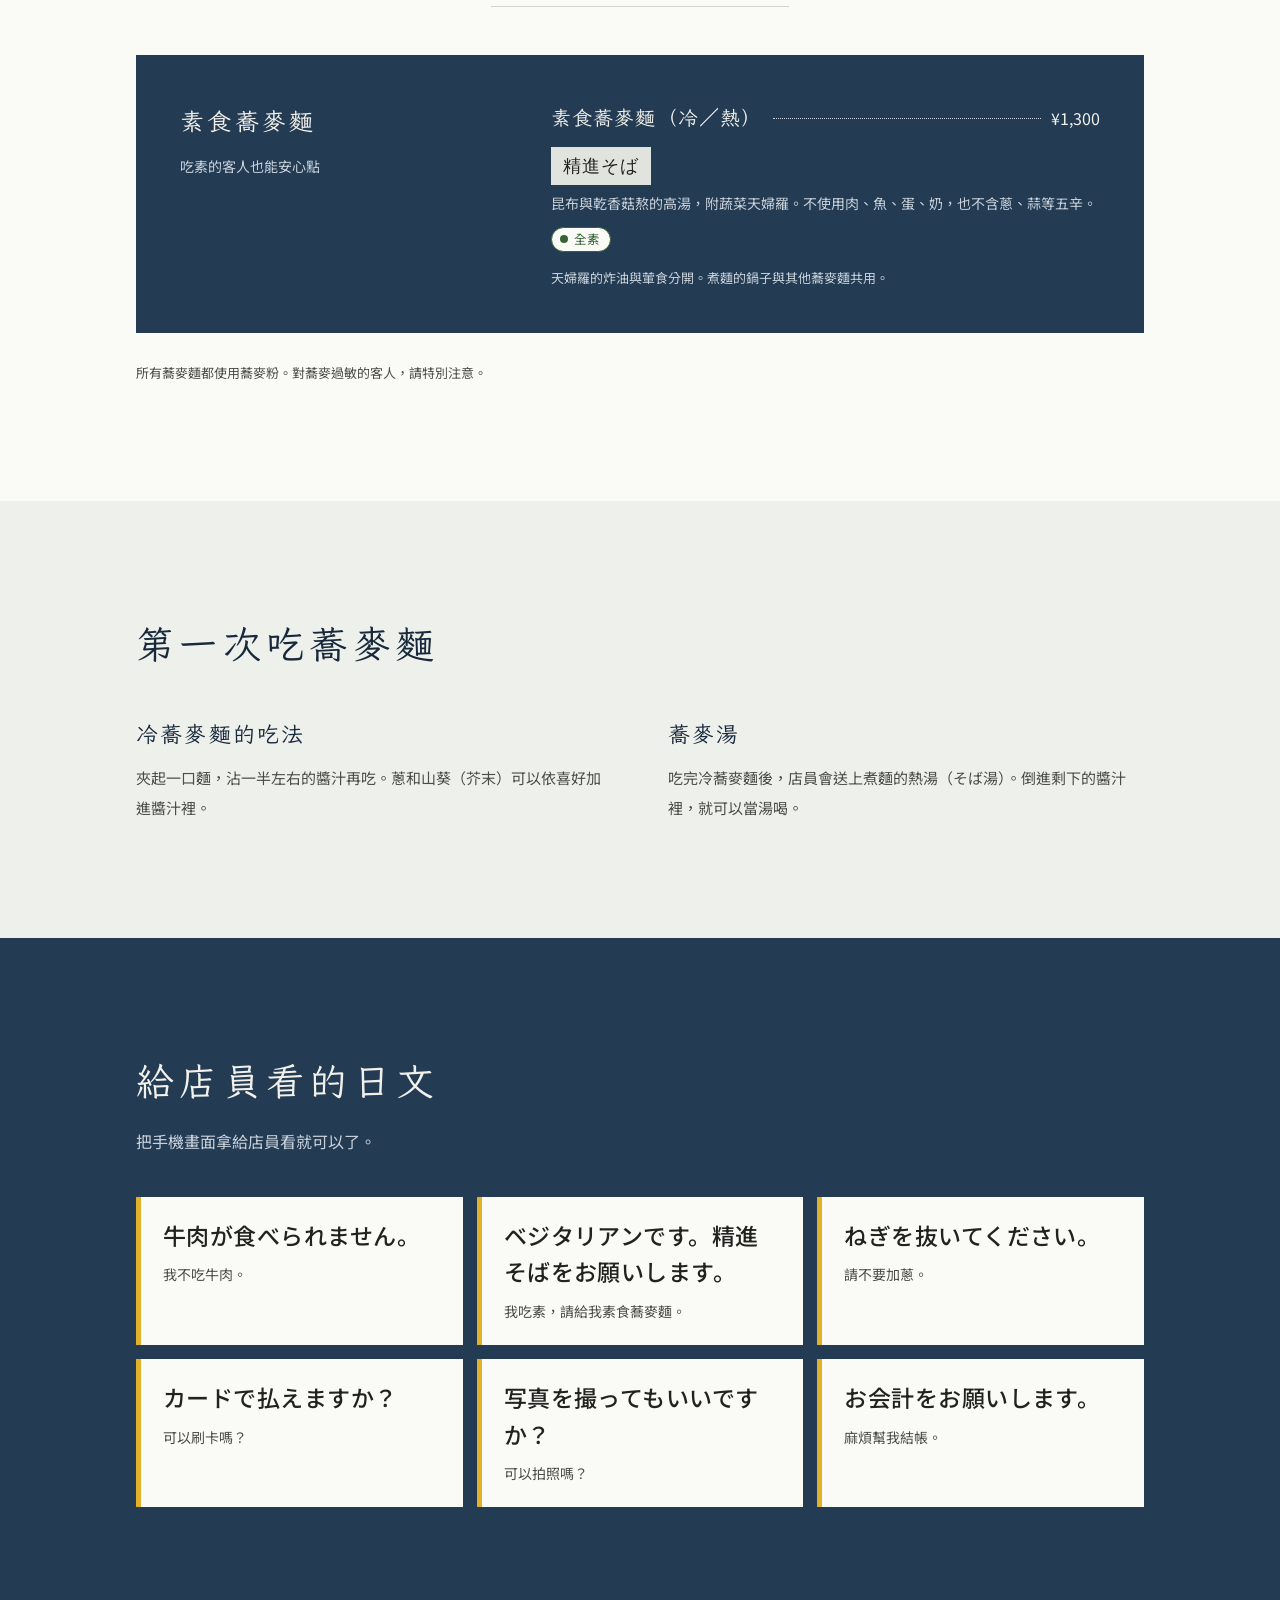
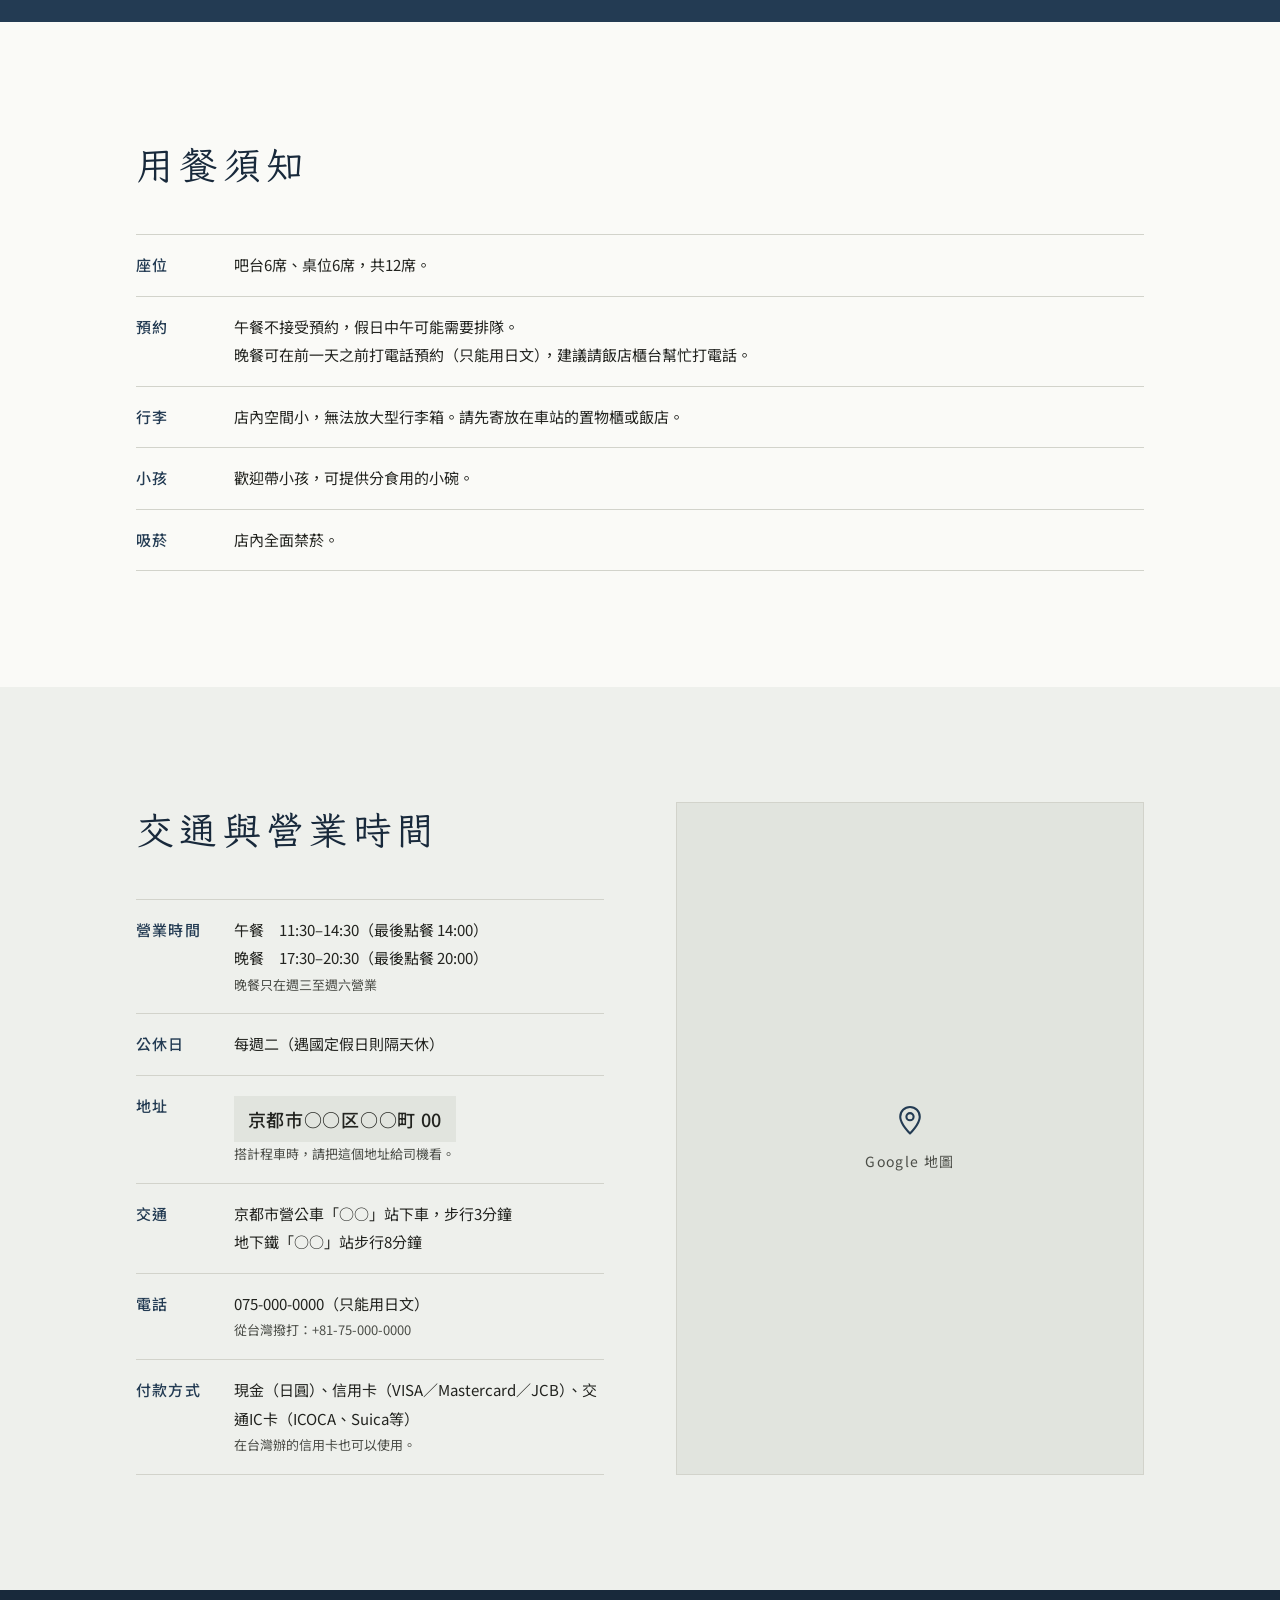
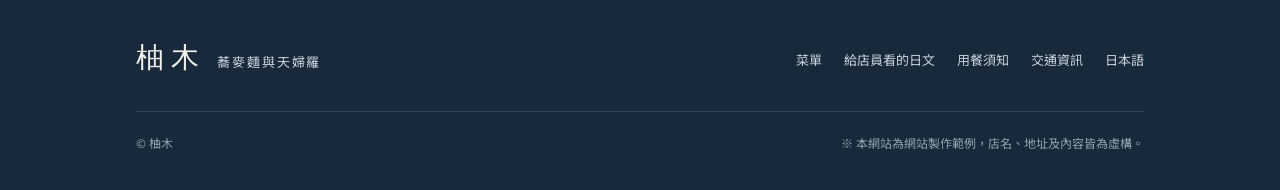
<file: yunoki/zh-tw/index.html>
<!doctype html>
<html lang="zh-Hant-TW">
<head>
<meta charset="utf-8">
<meta name="viewport" content="width=device-width, initial-scale=1">
<meta name="robots" content="noindex, nofollow">
<title>柚木 蕎麥麵與天婦羅｜網站製作範例</title>
<meta name="description" content="網站製作範例：虛構店家「柚木」（京都的蕎麥麵店）繁體中文頁面。">
<link rel="alternate" hreflang="ja" href="../">
<link rel="alternate" hreflang="zh-Hant-TW" href="./">
<link rel="preconnect" href="https://fonts.googleapis.com">
<link rel="preconnect" href="https://fonts.gstatic.com" crossorigin>
<link rel="stylesheet" href="https://fonts.googleapis.com/css2?family=Noto+Sans+TC:wght@400;500&amp;family=Noto+Serif+TC:wght@400&amp;family=Noto+Sans+JP:wght@400;500&amp;family=Zen+Old+Mincho:wght@400&amp;display=swap">
<link rel="stylesheet" href="https://fonts.googleapis.com/css2?family=LXGW+WenKai+TC:wght@400&amp;display=swap">
<link rel="stylesheet" href="../yunoki.css">
</head>
<body class="zh">

<div class="sample-bar" lang="ja"><span><span class="nowrap">これは作例の繁體中文ページです。</span><span class="nowrap">台湾からのお客様がスマホで見る想定です。</span><span class="nowrap">店名・住所・内容はすべて架空です。</span></span><a href="../../ja/">作例集に戻る</a></div>

<header class="site-header">
<div class="wrap">
<a class="logo" href="#top"><span class="logo-name">柚木</span><span class="logo-sub">蕎麥麵與天婦羅</span></a>
<nav class="site-nav" aria-label="主選單">
<a href="#menu">菜單</a>
<a href="#phrases">給店員看的日文</a>
<a href="#guide">用餐須知</a>
<a href="#access">交通資訊</a>
</nav>
<div class="lang" role="group" aria-label="語言">
<a class="jp" href="../" lang="ja" hreflang="ja">日本語</a>
<span class="tc" aria-current="page">繁中</span>
</div>
</div>
</header>

<main id="top">
<section class="hero" aria-labelledby="hero-title">
<div class="wrap">
<div class="hero-text">
<h1 id="hero-title"><span class="nowrap">石臼現磨，</span><br><span class="nowrap">每天只做當天的蕎麥麵。</span></h1>
<p class="hero-lead">位在京都巷弄裡、只有12個座位的小小蕎麥麵店。這一頁是為台灣的客人準備的：點餐時，直接把手機上的這一頁給店員看就可以了。</p>
<div class="actions">
<a class="btn btn-primary" href="#menu">看菜單</a>
<a class="btn btn-secondary" href="#phrases">給店員看的日文</a>
</div>
</div>
<div class="noren-box">
<svg class="noren" viewBox="0 0 400 330" role="img" aria-label="柚木的門簾">
<rect x="4" y="12" width="392" height="10" rx="5" fill="#B9A783"/>
<g class="panel panel-1">
<rect x="30" y="6" width="14" height="24" fill="#233B53"/><rect x="100" y="6" width="14" height="24" fill="#233B53"/>
<rect x="14" y="26" width="116" height="290" fill="#233B53"/><rect x="14" y="304" width="116" height="12" fill="#1A2E43"/>
<text x="72" y="200" text-anchor="middle" font-family="'Zen Old Mincho','Noto Serif JP','Noto Serif CJK JP',serif" font-size="108" fill="#F2F0EA" lang="ja">柚</text>
</g>
<g class="panel panel-2">
<rect x="158" y="6" width="14" height="24" fill="#233B53"/><rect x="228" y="6" width="14" height="24" fill="#233B53"/>
<rect x="142" y="26" width="116" height="290" fill="#233B53"/><rect x="142" y="304" width="116" height="12" fill="#1A2E43"/>
<circle cx="200" cy="138" r="38" fill="#E2B127"/>
<circle cx="188" cy="128" r="1.8" fill="#C4950F"/><circle cx="208" cy="148" r="1.8" fill="#C4950F"/><circle cx="196" cy="156" r="1.8" fill="#C4950F"/><circle cx="214" cy="124" r="1.8" fill="#C4950F"/><circle cx="182" cy="146" r="1.8" fill="#C4950F"/>
<path d="M200 100 L205 94" stroke="#F2F0EA" stroke-width="3" stroke-linecap="round"/>
<path d="M205 94 C212 78 232 74 243 80 C237 94 219 100 205 94 Z" fill="#F2F0EA"/>
<text x="200" y="236" text-anchor="middle" font-family="'Zen Old Mincho','Noto Serif JP','Noto Serif CJK JP',serif" font-size="34" fill="#F2F0EA" lang="ja">そ</text>
<text x="200" y="278" text-anchor="middle" font-family="'Zen Old Mincho','Noto Serif JP','Noto Serif CJK JP',serif" font-size="34" fill="#F2F0EA" lang="ja">ば</text>
</g>
<g class="panel panel-3">
<rect x="286" y="6" width="14" height="24" fill="#233B53"/><rect x="356" y="6" width="14" height="24" fill="#233B53"/>
<rect x="270" y="26" width="116" height="290" fill="#233B53"/><rect x="270" y="304" width="116" height="12" fill="#1A2E43"/>
<text x="328" y="200" text-anchor="middle" font-family="'Zen Old Mincho','Noto Serif JP','Noto Serif CJK JP',serif" font-size="108" fill="#F2F0EA" lang="ja">木</text>
</g>
</svg>
</div>
</div>
</section>

<section id="menu" class="section section-paper" aria-labelledby="menu-title">
<div class="wrap">
<h2 id="menu-title">菜單</h2>
<p class="section-intro">價格為日圓，已含稅。點餐時，可以指著灰底的日文名稱給店員看。</p>
<div class="legend"><span>食材標示：</span>
<ul class="tags" aria-label="食材標示說明">
<li class="tag t-beef">牛肉</li><li class="tag t-fowl">鴨肉</li><li class="tag t-sea">海鮮</li><li class="tag t-dashi">柴魚高湯</li><li class="tag t-egg">蛋</li><li class="tag t-allium">含蔥</li><li class="tag t-veg">全素</li>
</ul>
</div>
<div class="menu-groups">
<div class="menu-group">
<h3>冷蕎麥麵</h3>
<ul class="items">
<li class="item"><div class="item-head"><span class="item-name">冷蕎麥麵</span><span class="leader" aria-hidden="true"></span><span class="price">¥900</span></div><span class="ja-name" lang="ja">ざるそば</span><p class="item-desc">冰涼的蕎麥麵，夾起來沾醬汁吃。</p><ul class="tags"><li class="tag t-dashi">柴魚高湯</li></ul></li>
<li class="item"><div class="item-head"><span class="item-name">天婦羅冷蕎麥麵</span><span class="leader" aria-hidden="true"></span><span class="price">¥1,700</span></div><span class="ja-name" lang="ja">天ざるそば</span><p class="item-desc">附炸蝦2尾，以及當季蔬菜的天婦羅。</p><ul class="tags"><li class="tag t-sea">海鮮</li><li class="tag t-dashi">柴魚高湯</li></ul></li>
</ul>
</div>
<div class="menu-group">
<h3>熱蕎麥麵</h3>
<ul class="items">
<li class="item"><div class="item-head"><span class="item-name">清湯蕎麥麵</span><span class="leader" aria-hidden="true"></span><span class="price">¥850</span></div><span class="ja-name" lang="ja">かけそば</span><p class="item-desc">柴魚與昆布熬的高湯，最簡單的一碗。</p><ul class="tags"><li class="tag t-dashi">柴魚高湯</li></ul></li>
<li class="item"><div class="item-head"><span class="item-name">鴨肉蔥燒蕎麥麵</span><span class="leader" aria-hidden="true"></span><span class="price">¥1,600</span></div><span class="ja-name" lang="ja">鴨南蛮そば</span><p class="item-desc">鴨肉配上烤過的九條蔥。蔥是這道料理的主角，無法去除。</p><ul class="tags"><li class="tag t-fowl">鴨肉</li><li class="tag t-allium">含蔥</li><li class="tag t-dashi">柴魚高湯</li></ul></li>
<li class="item"><div class="item-head"><span class="item-name">牛肉蕎麥麵</span><span class="leader" aria-hidden="true"></span><span class="price">¥1,500</span></div><span class="ja-name" lang="ja">肉そば</span><p class="item-desc">加上甜鹹口味燉煮的牛肉。</p><ul class="tags"><li class="tag t-beef">牛肉</li><li class="tag t-dashi">柴魚高湯</li></ul></li>
</ul>
</div>
<div class="menu-group">
<h3>單點</h3>
<ul class="items">
<li class="item"><div class="item-head"><span class="item-name">季節蔬菜天婦羅</span><span class="leader" aria-hidden="true"></span><span class="price">¥900</span></div><span class="ja-name" lang="ja">季節野菜の天ぷら盛り合わせ</span><p class="item-desc">麵衣不加蛋。</p><ul class="tags"><li class="tag t-veg">全素</li></ul></li>
<li class="item"><div class="item-head"><span class="item-name">高湯玉子燒</span><span class="leader" aria-hidden="true"></span><span class="price">¥600</span></div><span class="ja-name" lang="ja">だし巻き玉子</span><p class="item-desc">點餐後才現煎。</p><ul class="tags"><li class="tag t-egg">蛋</li><li class="tag t-dashi">柴魚高湯</li></ul></li>
</ul>
</div>
</div>

<div class="feature">
<div class="feature-head">
<h3>素食蕎麥麵</h3>
<p>吃素的客人也能安心點</p>
</div>
<div class="feature-body">
<div class="item"><div class="item-head"><span class="item-name">素食蕎麥麵<span class="nowrap">（冷／熱）</span></span><span class="leader" aria-hidden="true"></span><span class="price">¥1,300</span></div><span class="ja-name" lang="ja">精進そば</span><p class="item-desc">昆布與乾香菇熬的高湯，附蔬菜天婦羅。不使用肉、魚、蛋、奶，也不含蔥、蒜等五辛。</p><ul class="tags"><li class="tag t-veg">全素</li></ul></div>
<p class="feature-note">天婦羅的炸油與葷食分開。煮麵的鍋子與其他蕎麥麵共用。</p>
</div>
</div>
<p class="note">所有蕎麥麵都使用蕎麥粉。對蕎麥過敏的客人，請特別注意。</p>
</div>
</section>

<section id="howto" class="section" aria-labelledby="howto-title">
<div class="wrap">
<h2 id="howto-title">第一次吃蕎麥麵</h2>
<div class="howto">
<div>
<h3>冷蕎麥麵的吃法</h3>
<p>夾起一口麵，沾一半左右的醬汁再吃。蔥和山葵（芥末）可以依喜好加進醬汁裡。</p>
</div>
<div>
<h3>蕎麥湯</h3>
<p>吃完冷蕎麥麵後，店員會送上煮麵的熱湯（そば湯）。倒進剩下的醬汁裡，就可以當湯喝。</p>
</div>
</div>
</div>
</section>

<section id="phrases" class="section section-ai" aria-labelledby="phrases-title">
<div class="wrap">
<h2 id="phrases-title">給店員看的日文</h2>
<p class="section-intro">把手機畫面拿給店員看就可以了。</p>
<ul class="phrases">
<li class="phrase"><p class="phrase-ja" lang="ja">牛肉が食べられません。</p><p class="phrase-zh">我不吃牛肉。</p></li>
<li class="phrase"><p class="phrase-ja" lang="ja">ベジタリアンです。精進そばをお願いします。</p><p class="phrase-zh">我吃素，請給我素食蕎麥麵。</p></li>
<li class="phrase"><p class="phrase-ja" lang="ja">ねぎを抜いてください。</p><p class="phrase-zh">請不要加蔥。</p></li>
<li class="phrase"><p class="phrase-ja" lang="ja">カードで払えますか？</p><p class="phrase-zh">可以刷卡嗎？</p></li>
<li class="phrase"><p class="phrase-ja" lang="ja">写真を撮ってもいいですか？</p><p class="phrase-zh">可以拍照嗎？</p></li>
<li class="phrase"><p class="phrase-ja" lang="ja">お会計をお願いします。</p><p class="phrase-zh">麻煩幫我結帳。</p></li>
</ul>
</div>
</section>

<section id="guide" class="section section-paper" aria-labelledby="guide-title">
<div class="wrap">
<h2 id="guide-title">用餐須知</h2>
<dl class="info">
<dt>座位</dt><dd>吧台6席、桌位6席，共12席。</dd>
<dt>預約</dt><dd>午餐不接受預約，假日中午可能需要排隊。<br>晚餐可在前一天之前打電話預約（只能用日文），建議請飯店櫃台幫忙打電話。</dd>
<dt>行李</dt><dd>店內空間小，無法放大型行李箱。請先寄放在車站的置物櫃或飯店。</dd>
<dt>小孩</dt><dd>歡迎帶小孩，可提供分食用的小碗。</dd>
<dt>吸菸</dt><dd>店內全面禁菸。</dd>
</dl>
</div>
</section>

<section id="access" class="section" aria-labelledby="access-title">
<div class="wrap access-grid">
<div>
<h2 id="access-title">交通與營業時間</h2>
<dl class="info">
<dt>營業時間</dt><dd>午餐　11:30–14:30（最後點餐 14:00）<br>晚餐　17:30–20:30（最後點餐 20:00）<span class="sub">晚餐只在週三至週六營業</span></dd>
<dt>公休日</dt><dd>每週二（遇國定假日則隔天休）</dd>
<dt>地址</dt><dd><span class="taxi" lang="ja">京都市○○区○○町 00</span><span class="sub">搭計程車時，請把這個地址給司機看。</span></dd>
<dt>交通</dt><dd>京都市營公車「○○」站下車，步行3分鐘<br>地下鐵「○○」站步行8分鐘</dd>
<dt>電話</dt><dd>075-000-0000（只能用日文）<span class="sub">從台灣撥打：+81-75-000-0000</span></dd>
<dt>付款方式</dt><dd>現金（日圓）、信用卡（VISA／Mastercard／JCB）、交通IC卡（ICOCA、Suica等）<span class="sub">在台灣辦的信用卡也可以使用。</span></dd>
</dl>
</div>
<div>
<div class="map">
<svg viewBox="0 0 24 24" aria-hidden="true" fill="none" stroke="#233B53" stroke-width="1.4" stroke-linecap="round" stroke-linejoin="round" width="36" height="36"><path d="M12 21s-6.5-6.2-6.5-11.2a6.5 6.5 0 0 1 13 0C18.5 14.8 12 21 12 21z"/><circle cx="12" cy="9.8" r="2.4"/></svg>
<span>Google 地圖</span>
</div>
</div>
</div>
</section>
</main>

<footer class="site-footer">
<div class="wrap">
<div class="footer-top">
<a class="logo" href="#top"><span class="logo-name">柚木</span><span class="logo-sub">蕎麥麵與天婦羅</span></a>
<nav class="footer-nav" aria-label="頁尾選單">
<a href="#menu">菜單</a>
<a href="#phrases">給店員看的日文</a>
<a href="#guide">用餐須知</a>
<a href="#access">交通資訊</a>
<a href="../" lang="ja" hreflang="ja" style="font-family:'Noto Sans JP','Noto Sans CJK JP',sans-serif">日本語</a>
</nav>
</div>
<div class="footer-bottom"><span>© 柚木</span><span>※ 本網站為網站製作範例，店名、地址及內容皆為虛構。</span></div>
</div>
</footer>

</body>
</html>
</file>
<file: yunoki/yunoki.css>
/* 柚木（作例）共通スタイル */
:root{
  --ai:#233B53;          /* 藍：暖簾・見出し */
  --ai-deep:#18293B;
  --ai-line:#5C7189;
  --porcelain:#EEF0EC;   /* 白磁：地 */
  --paper:#FAFAF7;
  --sumi:#22231F;        /* 墨：本文 */
  --sumi-soft:#4B4D47;
  --soba:#8F8878;        /* そば粉：罫・点線 */
  --rule:#D2D3CB;
  --yuzu:#E2B127;        /* 柚子：家紋・現在地 */
  --on-ai:#F2F0EA;
  --on-ai-soft:#C9D2DB;
  --t-beef:#8A2E3B; --t-fowl:#73551F; --t-sea:#1F6676; --t-dashi:#625C50; --t-egg:#7F5800; --t-veg:#356331; --t-allium:#5E4A73;
}
*{box-sizing:border-box}
html{scroll-behavior:smooth}
body{margin:0;background:var(--porcelain);color:var(--sumi);font-family:'Noto Sans JP','Noto Sans CJK JP',sans-serif;font-size:16px;line-height:1.9;line-break:strict;word-break:auto-phrase;-webkit-text-size-adjust:100%}
body.zh{font-family:'Noto Sans TC','Noto Sans CJK TC',sans-serif;word-break:normal}
body.ja h1,body.ja h2,body.ja h3,.mincho{font-family:'Zen Old Mincho','Noto Serif JP','Noto Serif CJK JP',serif;font-weight:400}
body.zh h1,body.zh h2,body.zh h3,.kai{font-family:'LXGW WenKai TC','Noto Serif TC','Noto Serif CJK TC',serif;font-weight:400}
.ja-text{font-family:'Noto Sans JP','Noto Sans CJK JP',sans-serif}
a{color:var(--ai)}
a:focus-visible{outline:2px solid var(--yuzu);outline-offset:3px}
img,svg{max-width:100%}
.wrap{max-width:1120px;margin:0 auto;padding-inline:clamp(20px,5vw,56px)}
.nowrap{display:inline-block}

/* 作例であることの表示 */
.sample-bar{background:var(--yuzu);color:#2A2205;font-family:'Noto Sans JP','Noto Sans CJK JP',sans-serif;font-size:13px;line-height:1.6;padding:10px clamp(20px,5vw,56px);display:flex;flex-wrap:wrap;justify-content:center;gap:4px 16px;text-align:center}
.sample-bar a{color:#2A2205;font-weight:500}

/* ヘッダー */
.site-header{background:var(--ai);color:var(--on-ai)}
.site-header .wrap{display:flex;flex-wrap:wrap;align-items:center;gap:8px 24px;padding-block:16px}
.logo{display:flex;flex-wrap:wrap;align-items:baseline;gap:2px 12px;color:var(--on-ai);text-decoration:none}
.logo-name{font-family:'Zen Old Mincho','Noto Serif JP','Noto Serif CJK JP',serif;font-size:28px;letter-spacing:.24em;line-height:1.4}
.logo-sub{font-size:13px;letter-spacing:.14em;color:var(--on-ai-soft)}
.site-header .site-nav{order:1;margin-left:auto}
.site-header .lang{order:2}
.site-nav{display:flex;flex-wrap:wrap;gap:0 22px;font-size:14px;letter-spacing:.08em}
.site-nav a{color:var(--on-ai);text-decoration:none;padding:10px 0;display:inline-block;white-space:nowrap}
.site-nav a:hover{color:var(--yuzu)}
.lang{display:flex;border:1px solid var(--ai-line);font-size:13px;letter-spacing:.08em}
.lang a,.lang span{display:inline-flex;align-items:center;min-height:40px;padding:0 14px}
.lang a{color:var(--on-ai);text-decoration:none}
.lang a:hover{color:var(--yuzu)}
.lang [aria-current]{background:var(--yuzu);color:var(--sumi)}
.lang .tc{font-family:'Noto Sans TC','Noto Sans CJK TC',sans-serif}
.lang .jp{font-family:'Noto Sans JP','Noto Sans CJK JP',sans-serif}

/* ヒーロー：暖簾 */
.hero .wrap{display:flex;flex-wrap:wrap;align-items:flex-start;gap:40px 64px;padding-block:0 clamp(64px,8vw,104px)}
.hero-text{flex:3 1 460px;min-width:0;padding-top:clamp(48px,7vw,96px)}
.hero h1{margin:0;font-size:clamp(28px,7.4vw,52px);line-height:1.5;letter-spacing:.05em;color:var(--ai-deep)}
body.zh .hero h1{font-size:clamp(26px,7vw,46px);letter-spacing:.03em}
.hero-lead{margin:28px 0 0;font-size:17px;line-height:2;color:var(--sumi-soft);max-width:30em}
.actions{margin-top:36px;display:flex;flex-wrap:wrap;gap:12px 16px}
.btn{display:inline-flex;align-items:center;justify-content:center;min-height:52px;padding:0 30px;font-size:15px;letter-spacing:.1em;text-decoration:none;border-radius:2px}
.btn-primary{background:var(--ai);color:var(--on-ai)}
.btn-primary:hover{background:var(--ai-deep)}
.btn-secondary{border:1px solid var(--ai);color:var(--ai)}
.btn-secondary:hover{background:#E2E6E2}
.hero-visitor{margin:28px 0 0;font-size:14px;line-height:1.8;color:var(--sumi-soft)}
.noren-box{flex:2 1 300px;min-width:0;display:flex;justify-content:center}
.noren{width:100%;max-width:400px;height:auto;display:block}
.noren .panel{transform-box:fill-box;transform-origin:50% 0;animation:sway 2.6s ease-out .4s 1 both}
.noren .panel-2{animation-delay:.55s}
.noren .panel-3{animation-delay:.7s}
@keyframes sway{0%{transform:rotate(0)}22%{transform:rotate(2.4deg)}50%{transform:rotate(-1.4deg)}76%{transform:rotate(.6deg)}100%{transform:rotate(0)}}

/* セクション共通 */
.section{padding-block:clamp(64px,9vw,120px)}
.section-paper{background:var(--paper)}
.section-ai{background:var(--ai);color:var(--on-ai)}
.section h2{margin:0;font-size:clamp(28px,3.4vw,38px);line-height:1.5;letter-spacing:.14em;color:var(--ai-deep)}
.section-ai h2{color:var(--on-ai)}
.section-intro{margin:16px 0 0;max-width:36em;color:var(--sumi-soft)}
.section-ai .section-intro{color:var(--on-ai-soft)}

/* そばのこと */
.craft{display:grid;grid-template-columns:repeat(auto-fit,minmax(240px,1fr));gap:32px 56px;margin-top:48px}
.craft h3{margin:0 0 10px;font-size:26px;letter-spacing:.2em;color:var(--ai-deep);padding-top:22px;border-top:2px solid var(--ai)}
.craft p{margin:0;font-size:15px;line-height:2;color:var(--sumi-soft)}

/* お品書き */
.menu-groups{display:grid;grid-template-columns:repeat(auto-fit,minmax(min(100%,280px),1fr));gap:40px 56px;margin-top:48px}
.menu-group h3{margin:0;font-size:21px;letter-spacing:.16em;color:var(--ai-deep);padding-bottom:10px;border-bottom:2px solid var(--ai)}
.items{list-style:none;margin:0;padding:0}
.item{padding:18px 0 20px;border-bottom:1px solid var(--rule)}
.item-head{display:flex;align-items:baseline;gap:0 10px}
.item-name{font-size:19px;letter-spacing:.06em;color:var(--sumi)}
body.ja .item-name{font-family:'Zen Old Mincho','Noto Serif JP','Noto Serif CJK JP',serif}
body.zh .item-name{font-family:'LXGW WenKai TC','Noto Serif TC','Noto Serif CJK TC',serif;font-size:20px}
.leader{flex:1 1 24px;min-width:24px;border-bottom:1px dotted var(--soba);transform:translateY(-6px)}
.price{white-space:nowrap;font-variant-numeric:tabular-nums;font-size:16px}
.item-desc{margin:6px 0 0;font-size:14px;line-height:1.85;color:var(--sumi-soft)}
.ja-name{display:inline-block;margin-top:10px;padding:2px 12px;background:#E1E4DE;font-family:'Zen Old Mincho','Noto Serif JP','Noto Serif CJK JP',serif;font-size:18px;letter-spacing:.06em;color:var(--sumi)}
.tags{list-style:none;margin:10px 0 0;padding:0;display:flex;flex-wrap:wrap;gap:6px}
.tag{display:inline-flex;align-items:center;gap:6px;font-size:12.5px;line-height:1;padding:5px 10px 5px 8px;border:1px solid currentColor;border-radius:999px;background:var(--paper)}
.tag::before{content:"";width:8px;height:8px;border-radius:50%;background:currentColor;flex:0 0 auto}
.t-beef{color:var(--t-beef)}.t-fowl{color:var(--t-fowl)}.t-sea{color:var(--t-sea)}.t-dashi{color:var(--t-dashi)}.t-egg{color:var(--t-egg)}.t-veg{color:var(--t-veg)}.t-allium{color:var(--t-allium)}
.legend{margin-top:28px;display:flex;flex-wrap:wrap;align-items:center;gap:8px 14px;font-size:14px;color:var(--sumi-soft)}
.legend .tags{margin:0}
.feature{margin-top:48px;background:var(--ai);color:var(--on-ai);padding:clamp(28px,4vw,44px);display:flex;flex-wrap:wrap;gap:20px 56px}
.feature-head{flex:1 1 220px;min-width:0}
.feature-head h3{margin:0;font-size:24px;letter-spacing:.14em;color:var(--on-ai)}
.feature-head p{margin:8px 0 0;font-size:14px;color:var(--on-ai-soft)}
.feature-body{flex:2 1 360px;min-width:0}
.feature .item{border-bottom:0;padding:0}
.feature .item-name{color:var(--on-ai)}
.feature .leader{border-bottom-color:var(--on-ai-soft)}
.feature .item-desc{color:var(--on-ai-soft)}
.feature .ja-name{background:#E1E4DE}
.feature-note{margin:14px 0 0;font-size:13px;line-height:1.8;color:var(--on-ai-soft)}
.note{margin:28px 0 0;font-size:13px;line-height:1.9;color:var(--sumi-soft)}

/* 食べ方 */
.howto{display:grid;grid-template-columns:repeat(auto-fit,minmax(min(100%,300px),1fr));gap:24px 56px;margin-top:40px}
.howto h3{margin:0 0 8px;font-size:22px;letter-spacing:.1em;color:var(--ai-deep)}
.howto p{margin:0;font-size:15px;line-height:2;color:var(--sumi-soft)}

/* 店員に見せる日本語 */
.phrases{list-style:none;margin:40px 0 0;padding:0;display:grid;grid-template-columns:repeat(auto-fit,minmax(min(100%,280px),1fr));gap:14px}
.phrase{background:var(--paper);color:var(--sumi);border-left:5px solid var(--yuzu);padding:20px 22px}
.phrase-ja{margin:0;font-family:'Noto Sans JP','Noto Sans CJK JP',sans-serif;font-weight:500;font-size:clamp(20px,2.3vw,23px);line-height:1.6;letter-spacing:.02em}
.phrase-zh{margin:8px 0 0;font-size:14px;color:var(--sumi-soft)}

/* ご案内・店舗情報 */
.info{margin:40px 0 0;display:grid;grid-template-columns:minmax(6.5em,auto) minmax(0,1fr);border-top:1px solid var(--rule);font-size:15px;line-height:1.9}
.info dt{padding:16px 16px 16px 0;border-bottom:1px solid var(--rule);color:var(--ai);letter-spacing:.08em;font-weight:500}
.info dd{margin:0;padding:16px 0;border-bottom:1px solid var(--rule)}
.info .sub{display:block;font-size:13px;color:var(--sumi-soft)}
.taxi{display:inline-block;margin-top:4px;padding:6px 14px;background:#E1E4DE;font-family:'Noto Sans JP','Noto Sans CJK JP',sans-serif;font-size:18px;font-weight:500;letter-spacing:.04em}
.access-grid{display:flex;flex-wrap:wrap;gap:40px 72px}
.access-grid > div{flex:1 1 380px;min-width:0}
.map{min-height:300px;height:100%;background:#E1E4DE;border:1px solid var(--rule);display:flex;flex-direction:column;align-items:center;justify-content:center;gap:10px;color:var(--sumi-soft);font-size:14px;letter-spacing:.1em}

/* フッター */
.site-footer{background:var(--ai-deep);color:var(--on-ai-soft)}
.site-footer .wrap{padding-block:48px 36px}
.footer-top{display:flex;flex-wrap:wrap;justify-content:space-between;gap:20px 48px;padding-bottom:28px;border-bottom:1px solid #2E4359}
.footer-top .logo-name{color:var(--on-ai)}
.footer-nav{display:flex;flex-wrap:wrap;gap:0 22px;font-size:13px}
.footer-nav a{color:var(--on-ai-soft);text-decoration:none;padding:10px 0;display:inline-block}
.footer-nav a:hover{color:var(--yuzu)}
.footer-bottom{padding-top:20px;display:flex;flex-wrap:wrap;justify-content:space-between;gap:6px 32px;font-size:12px;color:#93A2B1}

@media (prefers-reduced-motion: reduce){
  html{scroll-behavior:auto}
  .noren .panel{animation:none}
}
@media (max-width:860px){
  .site-header .lang{order:1;margin-left:auto}
  .site-header .site-nav{order:2;margin-left:0;width:100%;flex-wrap:nowrap;overflow-x:auto;gap:0 18px;scrollbar-width:none}
  .site-header .site-nav::-webkit-scrollbar{display:none}
}
@media (max-width:640px){
  .hero-text{padding-top:40px}
  .noren{max-width:280px}
  .actions .btn{flex:1 1 auto}
  .info{grid-template-columns:1fr}
  .info dt{padding:16px 0 0;border-bottom:0}
  .info dd{padding:2px 0 16px}
}
</file>
